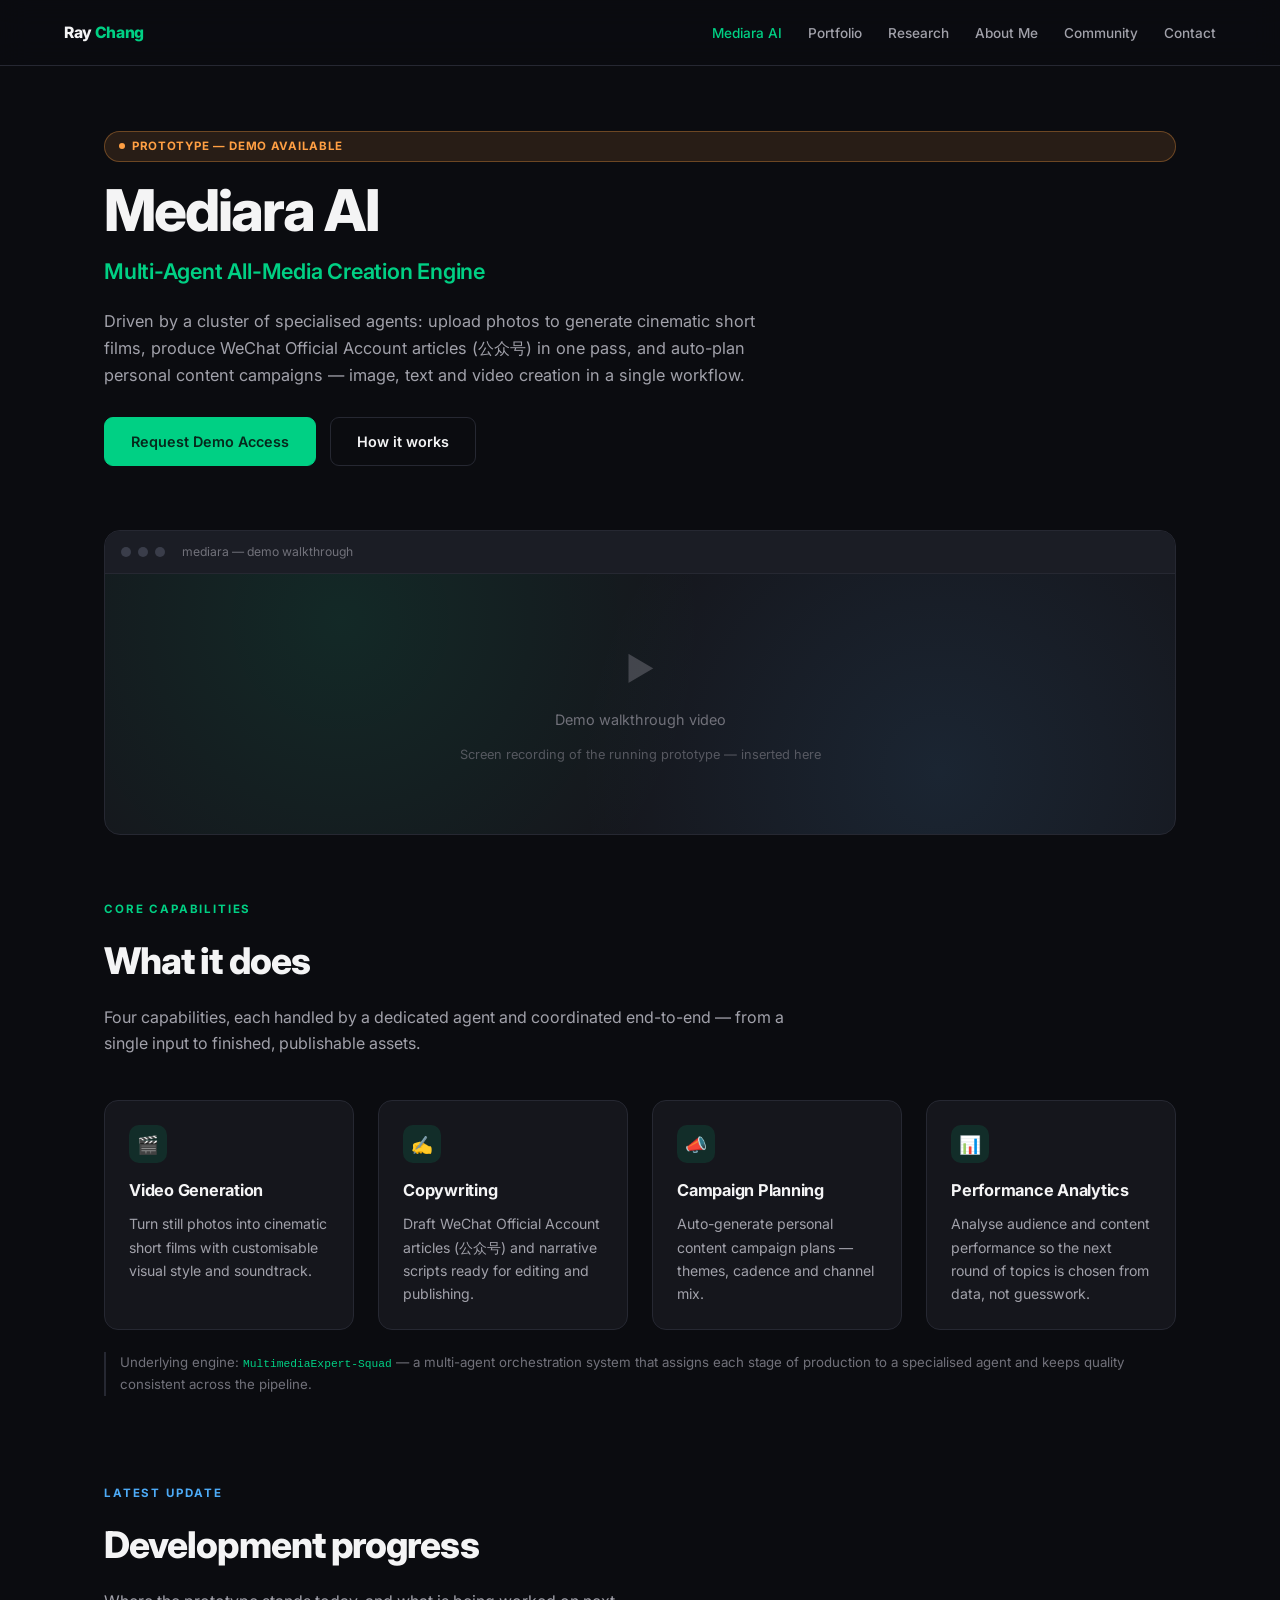
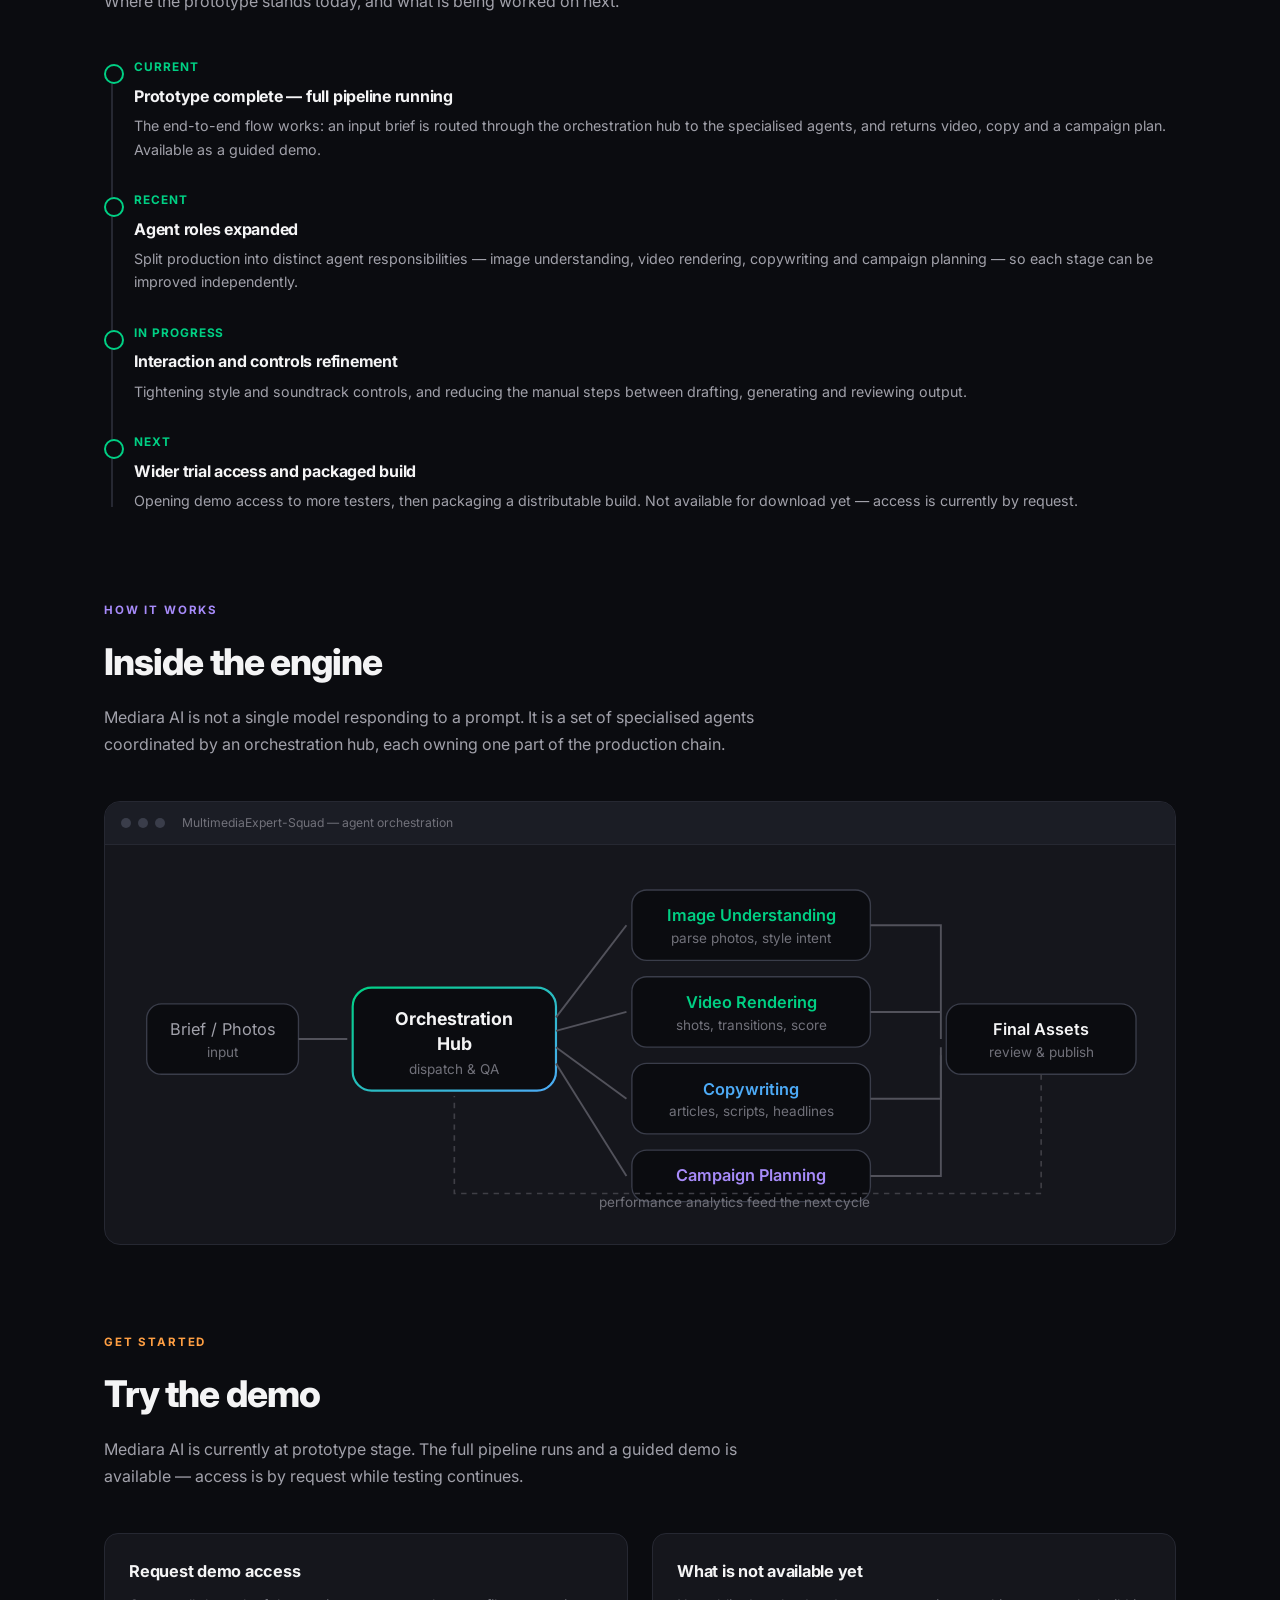
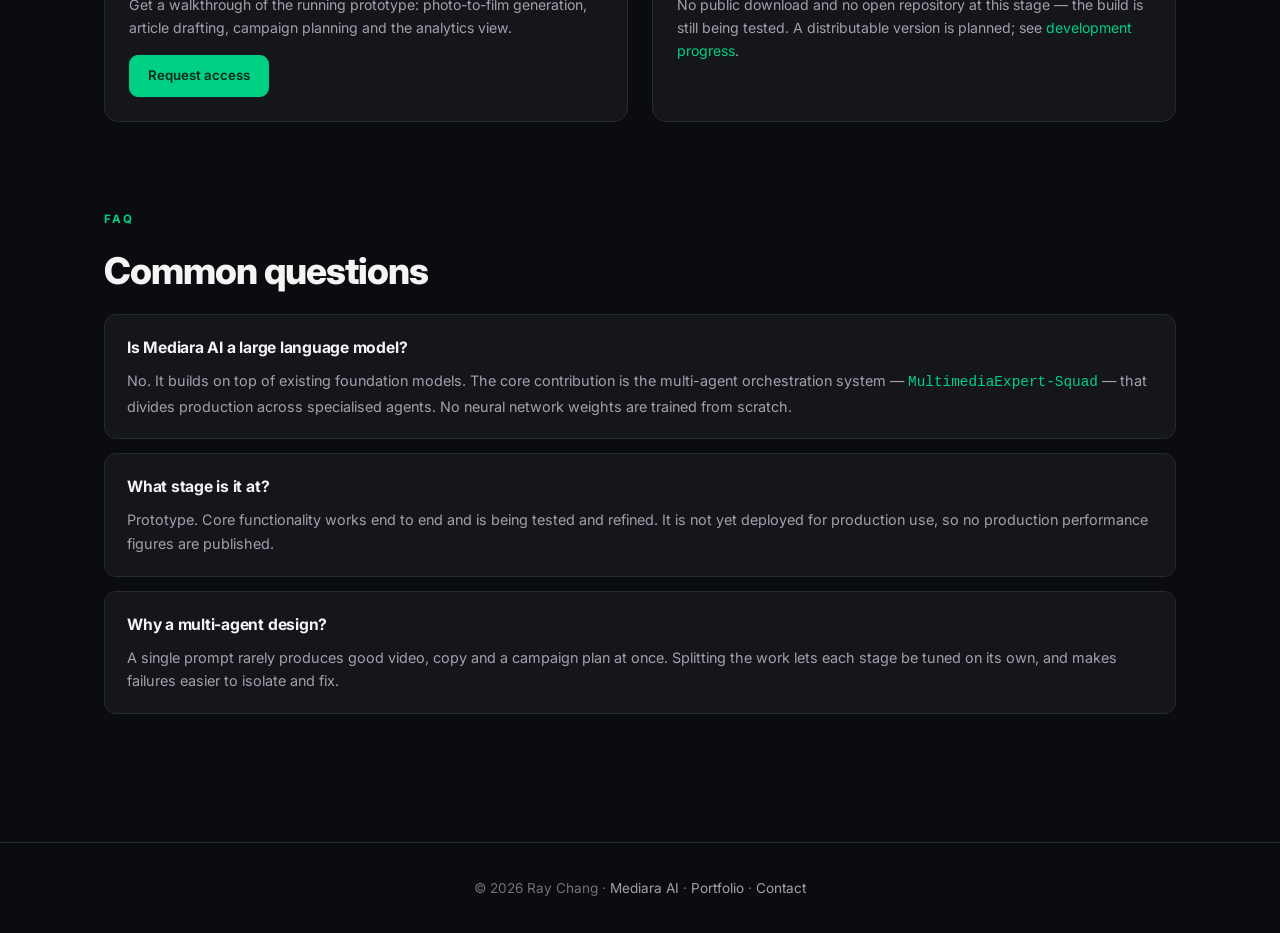
<file: index.html>
<!DOCTYPE html>
<html lang="en">
<head>
  <meta charset="UTF-8">
  <meta name="viewport" content="width=device-width, initial-scale=1.0">
  <title>Mediara AI — Multi-Agent All-Media Creation Engine | Ray Chang</title>
  <meta name="description" content="Mediara AI — a multi-agent all-media creation engine. Turn photos into cinematic short films, generate WeChat articles, and auto-plan personal content campaigns.">
  <link rel="preconnect" href="https://fonts.googleapis.com">
  <link rel="preconnect" href="https://fonts.gstatic.com" crossorigin>
  <link href="https://fonts.googleapis.com/css2?family=Inter:wght@300;400;500;600;700;800&display=swap" rel="stylesheet">
  <link rel="stylesheet" href="styles.css">
</head>
<body>

<nav>
  <div class="nav-brand">Ray <span>Chang</span></div>
  <ul class="nav-links">
    <li><a href="index.html" class="active">Mediara AI</a></li>
    <li><a href="portfolio.html">Portfolio</a></li>
    <li><a href="research.html">Research</a></li>
    <li><a href="about.html">About Me</a></li>
    <li><a href="community.html">Community</a></li>
    <li><a href="contact.html">Contact</a></li>
  </ul>
</nav>

<main>
<!-- ============ HERO ============ -->
<section class="hero">
  <span class="badge badge-testing"><span class="dot"></span>Prototype — Demo Available</span>
  <h1 style="margin-top:18px;">Mediara AI</h1>
  <p class="tagline">Multi-Agent All-Media Creation Engine</p>
  <p class="desc">
    Driven by a cluster of specialised agents: upload photos to generate cinematic short films,
    produce WeChat Official Account articles (公众号) in one pass, and auto-plan personal content
    campaigns — image, text and video creation in a single workflow.
  </p>
  <div class="hero-cta">
    <a href="#get-started" class="btn btn-primary">Request Demo Access</a>
    <a href="#how" class="btn btn-ghost">How it works</a>
  </div>

  <div class="demo-frame">
    <div class="bar">
      <i></i><i></i><i></i>
      <span>mediara — demo walkthrough</span>
    </div>
    <div class="stage">
      <div class="ph-icon">▶</div>
      <div>Demo walkthrough video</div>
      <div style="font-size:0.8rem; opacity:0.7;">Screen recording of the running prototype — inserted here</div>
    </div>
  </div>
</section>

<!-- ============ CORE CAPABILITIES ============ -->
<section id="capabilities">
  <div class="section-label">Core Capabilities</div>
  <h2>What it does</h2>
  <p class="lead">
    Four capabilities, each handled by a dedicated agent and coordinated end-to-end — from a single
    input to finished, publishable assets.
  </p>

  <div class="grid grid-4">
    <div class="tile">
      <div class="ico">🎬</div>
      <h3>Video Generation</h3>
      <p>Turn still photos into cinematic short films with customisable visual style and soundtrack.</p>
    </div>
    <div class="tile">
      <div class="ico">✍️</div>
      <h3>Copywriting</h3>
      <p>Draft WeChat Official Account articles (公众号) and narrative scripts ready for editing and publishing.</p>
    </div>
    <div class="tile">
      <div class="ico">📣</div>
      <h3>Campaign Planning</h3>
      <p>Auto-generate personal content campaign plans — themes, cadence and channel mix.</p>
    </div>
    <div class="tile">
      <div class="ico">📊</div>
      <h3>Performance Analytics</h3>
      <p>Analyse audience and content performance so the next round of topics is chosen from data, not guesswork.</p>
    </div>
  </div>

  <p class="engine-note">
    Underlying engine: <code>MultimediaExpert-Squad</code> — a multi-agent orchestration system that assigns
    each stage of production to a specialised agent and keeps quality consistent across the pipeline.
  </p>
</section>

<!-- ============ LATEST UPDATE ============ -->
<section id="updates">
  <div class="section-label blue">Latest Update</div>
  <h2>Development progress</h2>
  <p class="lead">
    Where the prototype stands today, and what is being worked on next.
  </p>

  <div class="timeline">
    <div class="tl-item">
      <div class="tl-date">Current</div>
      <h3>Prototype complete — full pipeline running</h3>
      <p>
        The end-to-end flow works: an input brief is routed through the orchestration hub to the
        specialised agents, and returns video, copy and a campaign plan. Available as a guided demo.
      </p>
    </div>
    <div class="tl-item">
      <div class="tl-date">Recent</div>
      <h3>Agent roles expanded</h3>
      <p>
        Split production into distinct agent responsibilities — image understanding, video rendering,
        copywriting and campaign planning — so each stage can be improved independently.
      </p>
    </div>
    <div class="tl-item">
      <div class="tl-date">In progress</div>
      <h3>Interaction and controls refinement</h3>
      <p>
        Tightening style and soundtrack controls, and reducing the manual steps between drafting,
        generating and reviewing output.
      </p>
    </div>
    <div class="tl-item">
      <div class="tl-date">Next</div>
      <h3>Wider trial access and packaged build</h3>
      <p>
        Opening demo access to more testers, then packaging a distributable build. Not available for
        download yet — access is currently by request.
      </p>
    </div>
  </div>
</section>

<!-- ============ HOW IT WORKS ============ -->
<section id="how">
  <div class="section-label purple">How it works</div>
  <h2>Inside the engine</h2>
  <p class="lead">
    Mediara AI is not a single model responding to a prompt. It is a set of specialised agents
    coordinated by an orchestration hub, each owning one part of the production chain.
  </p>

  <div class="demo-frame">
    <div class="bar">
      <i></i><i></i><i></i>
      <span>MultimediaExpert-Squad — agent orchestration</span>
    </div>
    <div style="padding:26px 20px; overflow-x:auto;">
      <svg viewBox="0 0 760 250" fill="none" xmlns="http://www.w3.org/2000/svg" role="img"
           aria-label="Diagram: a brief enters the orchestration hub, which dispatches tasks to four specialised agents — image understanding, video rendering, copywriting and campaign planning — whose outputs are assembled into final assets, with performance analytics feeding the next cycle.">
        <defs>
          <linearGradient id="hub" x1="0" y1="0" x2="1" y2="1">
            <stop offset="0%" stop-color="#00d084"/><stop offset="100%" stop-color="#4dabf7"/>
          </linearGradient>
        </defs>

        <rect x="16" y="98" width="112" height="52" rx="11" fill="#0b0c10" stroke="#3a3d4a"/>
        <text x="72" y="121" text-anchor="middle" fill="#a1a1aa" font-family="Inter" font-size="12">Brief / Photos</text>
        <text x="72" y="137" text-anchor="middle" fill="#71717a" font-family="Inter" font-size="10">input</text>

        <rect x="168" y="86" width="150" height="76" rx="14" fill="#0b0c10" stroke="url(#hub)" stroke-width="1.6"/>
        <text x="243" y="114" text-anchor="middle" fill="#f4f4f5" font-family="Inter" font-size="13" font-weight="700">Orchestration</text>
        <text x="243" y="132" text-anchor="middle" fill="#f4f4f5" font-family="Inter" font-size="13" font-weight="700">Hub</text>
        <text x="243" y="150" text-anchor="middle" fill="#71717a" font-family="Inter" font-size="10">dispatch &amp; QA</text>

        <rect x="374" y="14" width="176" height="52" rx="11" fill="#0b0c10" stroke="#3a3d4a"/>
        <text x="462" y="37" text-anchor="middle" fill="#00d084" font-family="Inter" font-size="12" font-weight="600">Image Understanding</text>
        <text x="462" y="53" text-anchor="middle" fill="#71717a" font-family="Inter" font-size="10">parse photos, style intent</text>

        <rect x="374" y="78" width="176" height="52" rx="11" fill="#0b0c10" stroke="#3a3d4a"/>
        <text x="462" y="101" text-anchor="middle" fill="#00d084" font-family="Inter" font-size="12" font-weight="600">Video Rendering</text>
        <text x="462" y="117" text-anchor="middle" fill="#71717a" font-family="Inter" font-size="10">shots, transitions, score</text>

        <rect x="374" y="142" width="176" height="52" rx="11" fill="#0b0c10" stroke="#3a3d4a"/>
        <text x="462" y="165" text-anchor="middle" fill="#4dabf7" font-family="Inter" font-size="12" font-weight="600">Copywriting</text>
        <text x="462" y="181" text-anchor="middle" fill="#71717a" font-family="Inter" font-size="10">articles, scripts, headlines</text>

        <rect x="374" y="206" width="176" height="38" rx="11" fill="#0b0c10" stroke="#3a3d4a"/>
        <text x="462" y="229" text-anchor="middle" fill="#a78bfa" font-family="Inter" font-size="12" font-weight="600">Campaign Planning</text>

        <rect x="606" y="98" width="140" height="52" rx="11" fill="#0b0c10" stroke="#3a3d4a"/>
        <text x="676" y="121" text-anchor="middle" fill="#f4f4f5" font-family="Inter" font-size="12" font-weight="600">Final Assets</text>
        <text x="676" y="137" text-anchor="middle" fill="#71717a" font-family="Inter" font-size="10">review &amp; publish</text>

        <path d="M128 124 H164" stroke="#52525b" stroke-width="1.5"/>
        <path d="M318 108 L370 40" stroke="#52525b" stroke-width="1.4"/>
        <path d="M318 118 L370 104" stroke="#52525b" stroke-width="1.4"/>
        <path d="M318 130 L370 168" stroke="#52525b" stroke-width="1.4"/>
        <path d="M318 142 L370 225" stroke="#52525b" stroke-width="1.4"/>
        <path d="M550 40 H602 V124" stroke="#52525b" stroke-width="1.4"/>
        <path d="M550 104 H602" stroke="#52525b" stroke-width="1.4"/>
        <path d="M550 168 H602 V130" stroke="#52525b" stroke-width="1.4"/>
        <path d="M550 225 H602 V136" stroke="#52525b" stroke-width="1.4"/>
        <path d="M676 150 V238 H243 V166" stroke="#3f3f46" stroke-width="1.2" stroke-dasharray="4 4" fill="none"/>
        <text x="450" y="248" text-anchor="middle" fill="#71717a" font-family="Inter" font-size="10">performance analytics feed the next cycle</text>
      </svg>
    </div>
  </div>
</section>

<!-- ============ GET STARTED ============ -->
<section id="get-started">
  <div class="section-label orange">Get Started</div>
  <h2>Try the demo</h2>
  <p class="lead">
    Mediara AI is currently at prototype stage. The full pipeline runs and a guided demo is available —
    access is by request while testing continues.
  </p>

  <div class="grid grid-2">
    <div class="tile">
      <h3>Request demo access</h3>
      <p style="margin-bottom:16px;">
        Get a walkthrough of the running prototype: photo-to-film generation, article drafting,
        campaign planning and the analytics view.
      </p>
      <a href="contact.html" class="btn btn-primary btn-sm">Request access</a>
    </div>
    <div class="tile">
      <h3>What is not available yet</h3>
      <p>
        No public download and no open repository at this stage — the build is still being tested.
        A distributable version is planned; see <a href="#updates" style="color:var(--green);">development progress</a>.
      </p>
    </div>
  </div>
</section>

<!-- ============ FAQ ============ -->
<section id="faq">
  <div class="section-label">FAQ</div>
  <h2>Common questions</h2>

  <div class="faq">
    <div class="faq-item">
      <h3>Is Mediara AI a large language model?</h3>
      <p>
        No. It builds on top of existing foundation models. The core contribution is the multi-agent
        orchestration system — <code style="color:var(--green);">MultimediaExpert-Squad</code> — that divides
        production across specialised agents. No neural network weights are trained from scratch.
      </p>
    </div>
    <div class="faq-item">
      <h3>What stage is it at?</h3>
      <p>
        Prototype. Core functionality works end to end and is being tested and refined. It is not yet
        deployed for production use, so no production performance figures are published.
      </p>
    </div>
    <div class="faq-item">
      <h3>Why a multi-agent design?</h3>
      <p>
        A single prompt rarely produces good video, copy and a campaign plan at once. Splitting the work
        lets each stage be tuned on its own, and makes failures easier to isolate and fix.
      </p>
    </div>
  </div>
</section>
</main>

<footer>
  © 2026 Ray Chang · <a href="index.html">Mediara AI</a> · <a href="portfolio.html">Portfolio</a> · <a href="contact.html">Contact</a>
</footer>

</body>
</html>
</file>
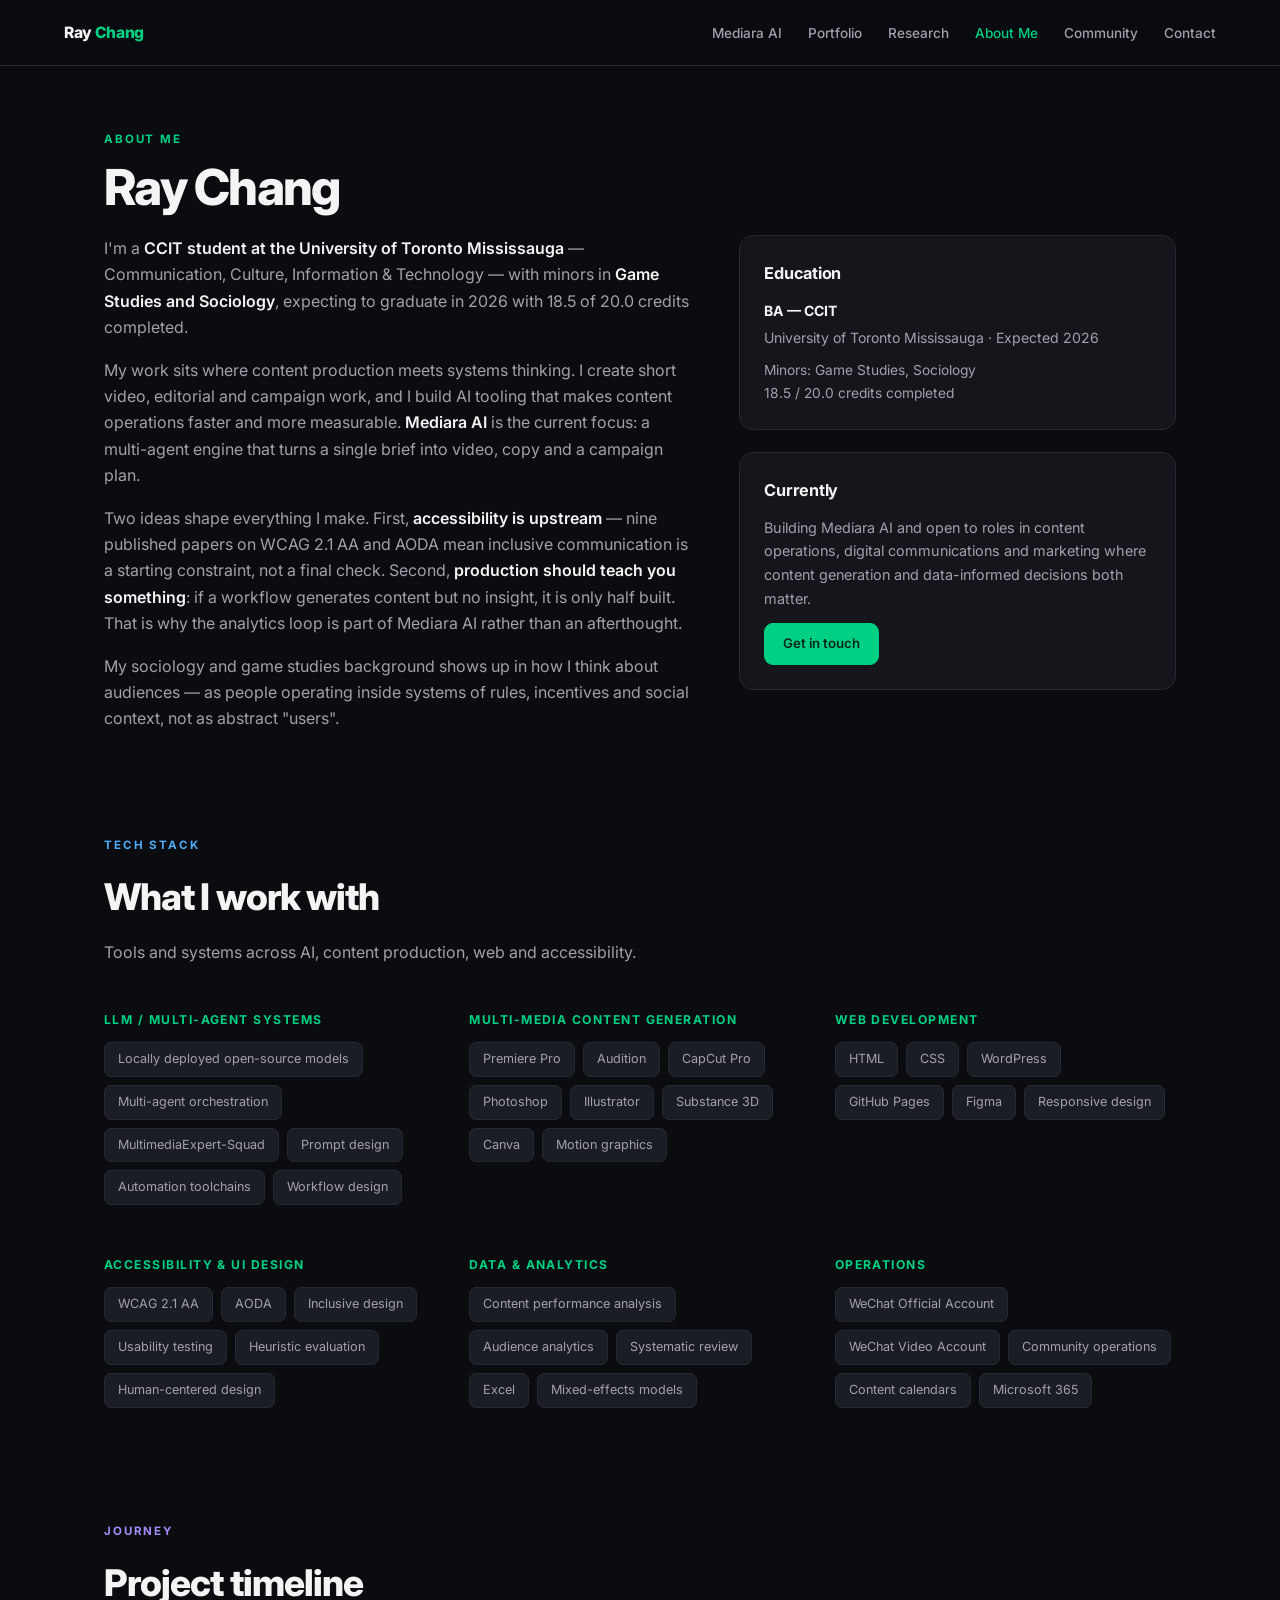
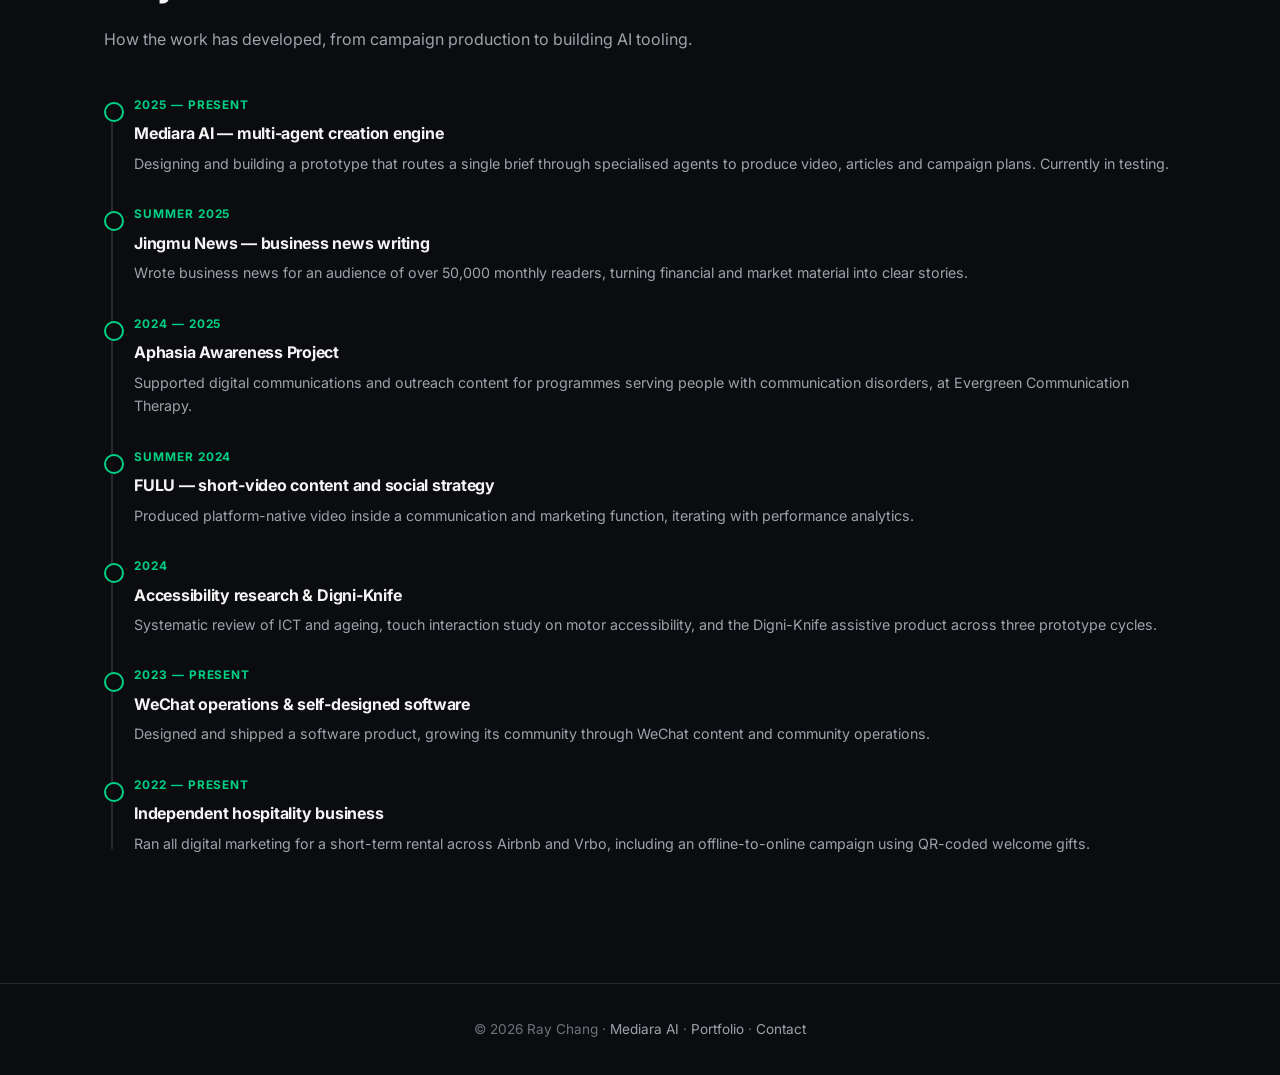
<file: about.html>
<!DOCTYPE html>
<html lang="en">
<head>
  <meta charset="UTF-8">
  <meta name="viewport" content="width=device-width, initial-scale=1.0">
  <title>About Me — Ray Chang</title>
  <meta name="description" content="Ray Chang — CCIT student at the University of Toronto Mississauga working across multi-media content creation, AI-assisted content operations and accessibility.">
  <link rel="preconnect" href="https://fonts.googleapis.com">
  <link rel="preconnect" href="https://fonts.gstatic.com" crossorigin>
  <link href="https://fonts.googleapis.com/css2?family=Inter:wght@300;400;500;600;700;800&display=swap" rel="stylesheet">
  <link rel="stylesheet" href="styles.css">
</head>
<body>

<nav>
  <div class="nav-brand">Ray <span>Chang</span></div>
  <ul class="nav-links">
    <li><a href="index.html">Mediara AI</a></li>
    <li><a href="portfolio.html">Portfolio</a></li>
    <li><a href="research.html">Research</a></li>
    <li><a href="about.html" class="active">About Me</a></li>
    <li><a href="community.html">Community</a></li>
    <li><a href="contact.html">Contact</a></li>
  </ul>
</nav>

<main>
<!-- ============ INTRO ============ -->
<section style="padding-top:64px;">
  <div class="section-label">About Me</div>
  <h1 style="font-size:clamp(2rem,5vw,3.1rem); margin-bottom:22px;">Ray Chang</h1>

  <div class="split">
    <div class="prose">
      <p>
        I'm a <strong>CCIT student at the University of Toronto Mississauga</strong> — Communication, Culture,
        Information &amp; Technology — with minors in <strong>Game Studies and Sociology</strong>, expecting to
        graduate in 2026 with 18.5 of 20.0 credits completed.
      </p>
      <p>
        My work sits where content production meets systems thinking. I create short video, editorial and
        campaign work, and I build AI tooling that makes content operations faster and more measurable.
        <strong>Mediara AI</strong> is the current focus: a multi-agent engine that turns a single brief into
        video, copy and a campaign plan.
      </p>
      <p>
        Two ideas shape everything I make. First, <strong>accessibility is upstream</strong> — nine published
        papers on WCAG 2.1 AA and AODA mean inclusive communication is a starting constraint, not a final
        check. Second, <strong>production should teach you something</strong>: if a workflow generates content
        but no insight, it is only half built. That is why the analytics loop is part of Mediara AI rather
        than an afterthought.
      </p>
      <p>
        My sociology and game studies background shows up in how I think about audiences — as people
        operating inside systems of rules, incentives and social context, not as abstract "users".
      </p>
    </div>

    <div>
      <div class="tile" style="margin-bottom:22px;">
        <h3 style="margin-bottom:12px;">Education</h3>
        <p style="margin-bottom:4px;"><strong style="color:var(--text);">BA — CCIT</strong></p>
        <p style="font-size:0.88rem; margin-bottom:10px;">University of Toronto Mississauga · Expected 2026</p>
        <p style="font-size:0.86rem;">Minors: Game Studies, Sociology<br>18.5 / 20.0 credits completed</p>
      </div>
      <div class="tile">
        <h3 style="margin-bottom:12px;">Currently</h3>
        <p style="font-size:0.9rem;">
          Building Mediara AI and open to roles in content operations, digital communications and marketing
          where content generation and data-informed decisions both matter.
        </p>
        <a href="contact.html" class="btn btn-primary btn-sm" style="margin-top:12px;">Get in touch</a>
      </div>
    </div>
  </div>
</section>

<!-- ============ TECH STACK ============ -->
<section>
  <div class="section-label blue">Tech Stack</div>
  <h2>What I work with</h2>
  <p class="lead">Tools and systems across AI, content production, web and accessibility.</p>

  <div class="grid grid-2">
    <div class="skill-block">
      <h3>LLM / Multi-Agent Systems</h3>
      <div class="stack">
        <span class="tag">Locally deployed open-source models</span>
        <span class="tag">Multi-agent orchestration</span>
        <span class="tag">MultimediaExpert-Squad</span>
        <span class="tag">Prompt design</span>
        <span class="tag">Automation toolchains</span>
        <span class="tag">Workflow design</span>
      </div>
    </div>

    <div class="skill-block">
      <h3>Multi-Media Content Generation</h3>
      <div class="stack">
        <span class="tag">Premiere Pro</span>
        <span class="tag">Audition</span>
        <span class="tag">CapCut Pro</span>
        <span class="tag">Photoshop</span>
        <span class="tag">Illustrator</span>
        <span class="tag">Substance 3D</span>
        <span class="tag">Canva</span>
        <span class="tag">Motion graphics</span>
      </div>
    </div>

    <div class="skill-block">
      <h3>Web Development</h3>
      <div class="stack">
        <span class="tag">HTML</span>
        <span class="tag">CSS</span>
        <span class="tag">WordPress</span>
        <span class="tag">GitHub Pages</span>
        <span class="tag">Figma</span>
        <span class="tag">Responsive design</span>
      </div>
    </div>

    <div class="skill-block">
      <h3>Accessibility &amp; UI Design</h3>
      <div class="stack">
        <span class="tag">WCAG 2.1 AA</span>
        <span class="tag">AODA</span>
        <span class="tag">Inclusive design</span>
        <span class="tag">Usability testing</span>
        <span class="tag">Heuristic evaluation</span>
        <span class="tag">Human-centered design</span>
      </div>
    </div>

    <div class="skill-block">
      <h3>Data &amp; Analytics</h3>
      <div class="stack">
        <span class="tag">Content performance analysis</span>
        <span class="tag">Audience analytics</span>
        <span class="tag">Systematic review</span>
        <span class="tag">Excel</span>
        <span class="tag">Mixed-effects models</span>
      </div>
    </div>

    <div class="skill-block">
      <h3>Operations</h3>
      <div class="stack">
        <span class="tag">WeChat Official Account</span>
        <span class="tag">WeChat Video Account</span>
        <span class="tag">Community operations</span>
        <span class="tag">Content calendars</span>
        <span class="tag">Microsoft 365</span>
      </div>
    </div>
  </div>
</section>

<!-- ============ TIMELINE ============ -->
<section>
  <div class="section-label purple">Journey</div>
  <h2>Project timeline</h2>
  <p class="lead">How the work has developed, from campaign production to building AI tooling.</p>

  <div class="timeline">
    <div class="tl-item">
      <div class="tl-date">2025 — Present</div>
      <h3>Mediara AI — multi-agent creation engine</h3>
      <p>
        Designing and building a prototype that routes a single brief through specialised agents to produce
        video, articles and campaign plans. Currently in testing.
      </p>
    </div>
    <div class="tl-item">
      <div class="tl-date">Summer 2025</div>
      <h3>Jingmu News — business news writing</h3>
      <p>
        Wrote business news for an audience of over 50,000 monthly readers, turning financial and market
        material into clear stories.
      </p>
    </div>
    <div class="tl-item">
      <div class="tl-date">2024 — 2025</div>
      <h3>Aphasia Awareness Project</h3>
      <p>
        Supported digital communications and outreach content for programmes serving people with
        communication disorders, at Evergreen Communication Therapy.
      </p>
    </div>
    <div class="tl-item">
      <div class="tl-date">Summer 2024</div>
      <h3>FULU — short-video content and social strategy</h3>
      <p>
        Produced platform-native video inside a communication and marketing function, iterating with
        performance analytics.
      </p>
    </div>
    <div class="tl-item">
      <div class="tl-date">2024</div>
      <h3>Accessibility research &amp; Digni-Knife</h3>
      <p>
        Systematic review of ICT and ageing, touch interaction study on motor accessibility, and the
        Digni-Knife assistive product across three prototype cycles.
      </p>
    </div>
    <div class="tl-item">
      <div class="tl-date">2023 — Present</div>
      <h3>WeChat operations &amp; self-designed software</h3>
      <p>
        Designed and shipped a software product, growing its community through WeChat content and
        community operations.
      </p>
    </div>
    <div class="tl-item">
      <div class="tl-date">2022 — Present</div>
      <h3>Independent hospitality business</h3>
      <p>
        Ran all digital marketing for a short-term rental across Airbnb and Vrbo, including an
        offline-to-online campaign using QR-coded welcome gifts.
      </p>
    </div>
  </div>
</section>
</main>

<footer>
  © 2026 Ray Chang · <a href="index.html">Mediara AI</a> · <a href="portfolio.html">Portfolio</a> · <a href="contact.html">Contact</a>
</footer>

</body>
</html>
</file>
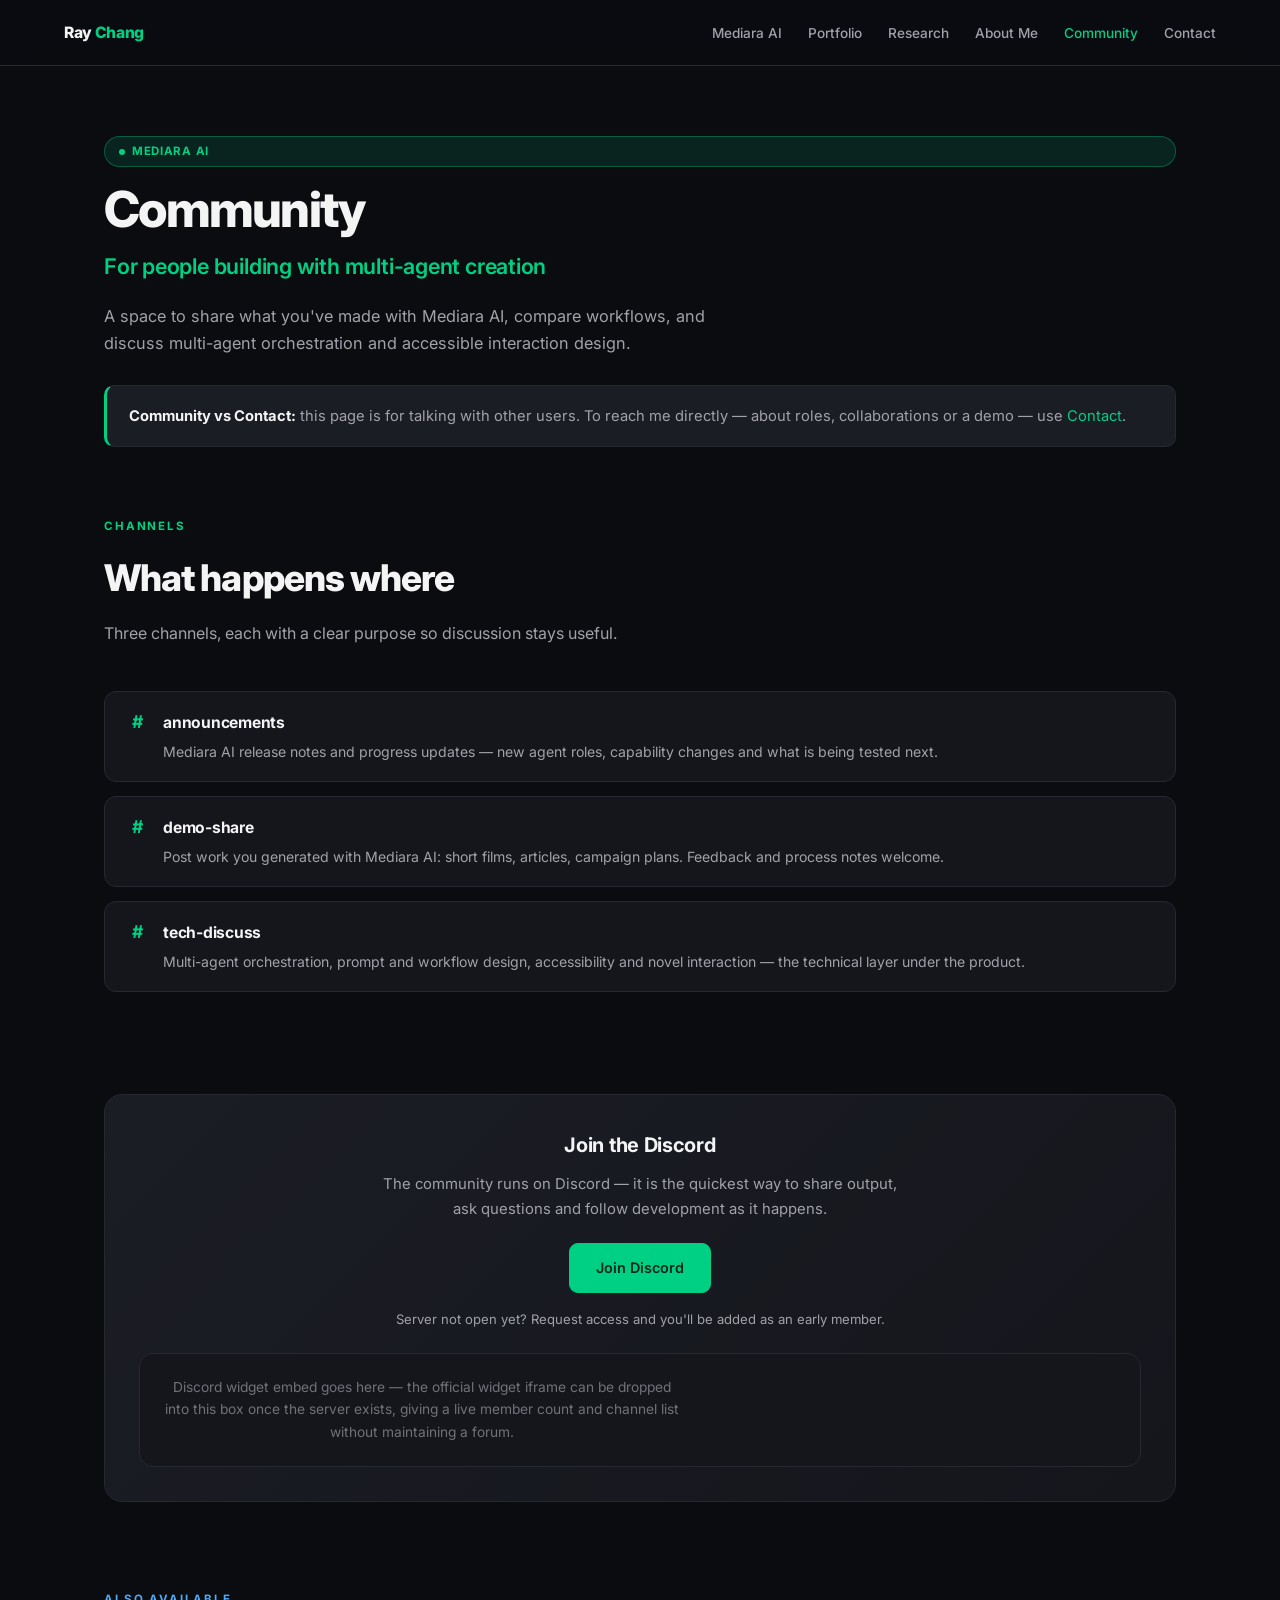
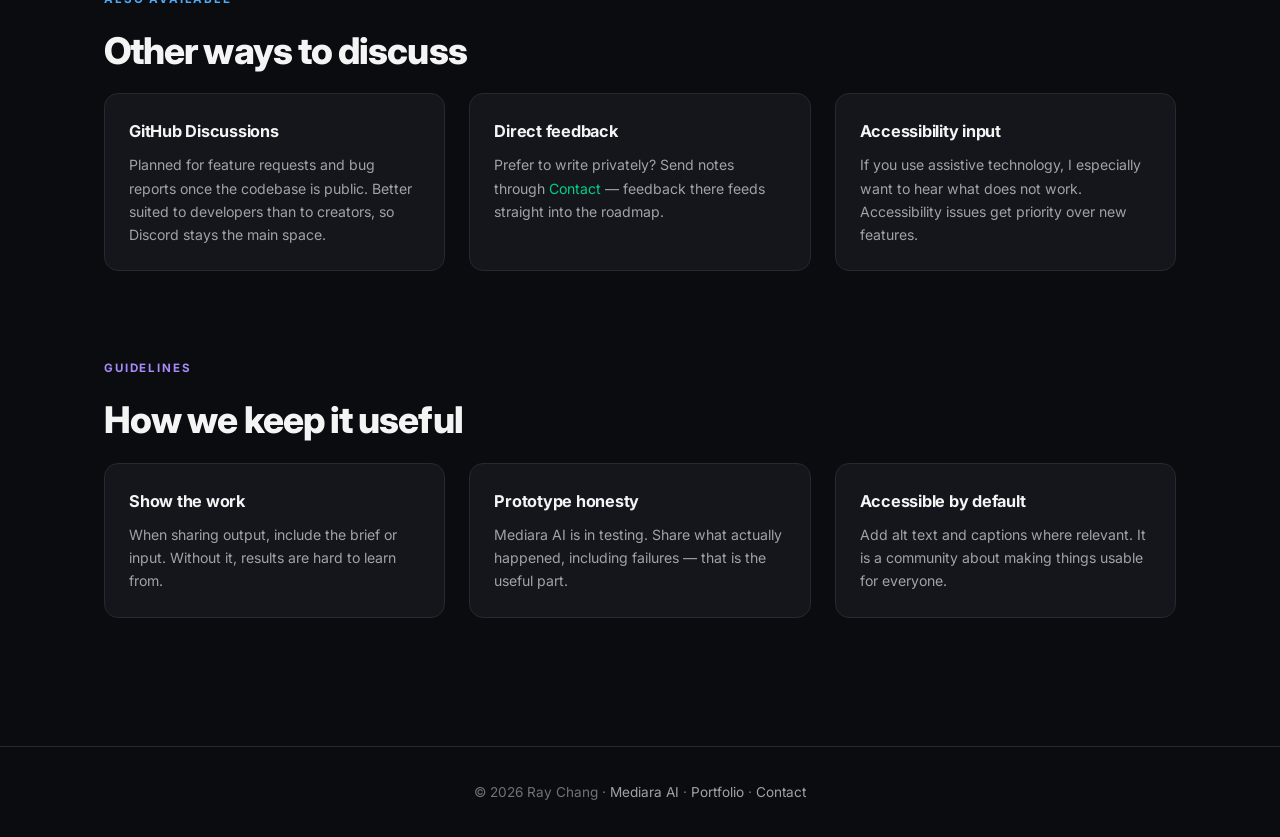
<file: community.html>
<!DOCTYPE html>
<html lang="en">
<head>
  <meta charset="UTF-8">
  <meta name="viewport" content="width=device-width, initial-scale=1.0">
  <title>Community — Mediara AI | Ray Chang</title>
  <meta name="description" content="The Mediara AI community: share work created with the engine, discuss multi-agent creation workflows and get updates.">
  <link rel="preconnect" href="https://fonts.googleapis.com">
  <link rel="preconnect" href="https://fonts.gstatic.com" crossorigin>
  <link href="https://fonts.googleapis.com/css2?family=Inter:wght@300;400;500;600;700;800&display=swap" rel="stylesheet">
  <link rel="stylesheet" href="styles.css">
  <style>
    .channel {
      display: flex; gap: 14px; align-items: flex-start;
      padding: 18px 20px; border: 1px solid var(--border);
      border-radius: 12px; background: var(--bg-card); margin-bottom: 14px;
    }
    .channel .hash {
      font-size: 1.1rem; color: var(--green); font-weight: 700;
      min-width: 24px; text-align: center; line-height: 1.4;
    }
    .channel h3 { font-size: 0.98rem; margin-bottom: 4px; }
    .channel p { font-size: 0.88rem; color: var(--muted); margin: 0; }
    .join-box {
      background: linear-gradient(135deg, var(--bg-elev), var(--bg-card));
      border: 1px solid var(--border); border-radius: 18px;
      padding: 34px; text-align: center;
    }
    .join-box h3 { font-size: 1.25rem; margin-bottom: 10px; }
    .join-box p { color: var(--muted); max-width: 520px; margin: 0 auto 22px; font-size: 0.93rem; }
    .discord-widget {
      border: 1px solid var(--border); border-radius: 14px;
      background: var(--bg-card); padding: 22px; margin-top: 22px;
    }
  </style>
</head>
<body>

<nav>
  <div class="nav-brand">Ray <span>Chang</span></div>
  <ul class="nav-links">
    <li><a href="index.html">Mediara AI</a></li>
    <li><a href="portfolio.html">Portfolio</a></li>
    <li><a href="research.html">Research</a></li>
    <li><a href="about.html">About Me</a></li>
    <li><a href="community.html" class="active">Community</a></li>
    <li><a href="contact.html">Contact</a></li>
  </ul>
</nav>

<main>
<!-- ============ HERO ============ -->
<section class="hero" style="min-height:auto; padding-top:70px; padding-bottom:40px;">
  <span class="badge badge-live"><span class="dot"></span>Mediara AI</span>
  <h1 style="font-size:clamp(2rem,5vw,3.1rem); margin:16px 0 14px;">Community</h1>
  <p class="tagline">For people building with multi-agent creation</p>
  <p class="desc">
    A space to share what you've made with Mediara AI, compare workflows, and discuss multi-agent
    orchestration and accessible interaction design.
  </p>

  <div class="callout" style="margin-bottom:0; text-align:left;">
    <strong>Community vs Contact:</strong> this page is for talking with other users.
    To reach me directly — about roles, collaborations or a demo — use
    <a href="contact.html" style="color:var(--green);">Contact</a>.
  </div>
</section>

<!-- ============ CHANNELS ============ -->
<section style="padding-top:30px;">
  <div class="section-label">Channels</div>
  <h2>What happens where</h2>
  <p class="lead">Three channels, each with a clear purpose so discussion stays useful.</p>

  <div class="channel">
    <div class="hash">#</div>
    <div>
      <h3>announcements</h3>
      <p>Mediara AI release notes and progress updates — new agent roles, capability changes and what is being tested next.</p>
    </div>
  </div>

  <div class="channel">
    <div class="hash">#</div>
    <div>
      <h3>demo-share</h3>
      <p>Post work you generated with Mediara AI: short films, articles, campaign plans. Feedback and process notes welcome.</p>
    </div>
  </div>

  <div class="channel">
    <div class="hash">#</div>
    <div>
      <h3>tech-discuss</h3>
      <p>Multi-agent orchestration, prompt and workflow design, accessibility and novel interaction — the technical layer under the product.</p>
    </div>
  </div>
</section>

<!-- ============ JOIN ============ -->
<section>
  <div class="join-box">
    <h3>Join the Discord</h3>
    <p>
      The community runs on Discord — it is the quickest way to share output, ask questions and follow
      development as it happens.
    </p>
    <!--
      TODO: replace href below with the real Discord invite once the server is created.
      Until then the button routes to Contact so nobody hits a dead link.
    -->
    <a href="contact.html" class="btn btn-primary">Join Discord</a>
    <p style="font-size:0.82rem; margin-top:16px; margin-bottom:0;">
      Server not open yet? Request access and you'll be added as an early member.
    </p>

    <div class="discord-widget">
      <p style="margin:0; font-size:0.86rem; color:var(--dim);">
        Discord widget embed goes here — the official widget iframe can be dropped into this box once
        the server exists, giving a live member count and channel list without maintaining a forum.
      </p>
    </div>
  </div>
</section>

<!-- ============ OTHER CHANNELS ============ -->
<section>
  <div class="section-label blue">Also available</div>
  <h2>Other ways to discuss</h2>

  <div class="grid grid-3" style="margin-top:8px;">
    <div class="tile">
      <h3>GitHub Discussions</h3>
      <p>
        Planned for feature requests and bug reports once the codebase is public. Better suited to
        developers than to creators, so Discord stays the main space.
      </p>
    </div>
    <div class="tile">
      <h3>Direct feedback</h3>
      <p>
        Prefer to write privately? Send notes through
        <a href="contact.html" style="color:var(--green);">Contact</a> — feedback there feeds straight
        into the roadmap.
      </p>
    </div>
    <div class="tile">
      <h3>Accessibility input</h3>
      <p>
        If you use assistive technology, I especially want to hear what does not work. Accessibility
        issues get priority over new features.
      </p>
    </div>
  </div>
</section>

<!-- ============ GUIDELINES ============ -->
<section>
  <div class="section-label purple">Guidelines</div>
  <h2>How we keep it useful</h2>

  <div class="grid grid-3" style="margin-top:8px;">
    <div class="tile">
      <h3>Show the work</h3>
      <p>When sharing output, include the brief or input. Without it, results are hard to learn from.</p>
    </div>
    <div class="tile">
      <h3>Prototype honesty</h3>
      <p>Mediara AI is in testing. Share what actually happened, including failures — that is the useful part.</p>
    </div>
    <div class="tile">
      <h3>Accessible by default</h3>
      <p>Add alt text and captions where relevant. It is a community about making things usable for everyone.</p>
    </div>
  </div>
</section>
</main>

<footer>
  © 2026 Ray Chang · <a href="index.html">Mediara AI</a> · <a href="portfolio.html">Portfolio</a> · <a href="contact.html">Contact</a>
</footer>

</body>
</html>
</file>
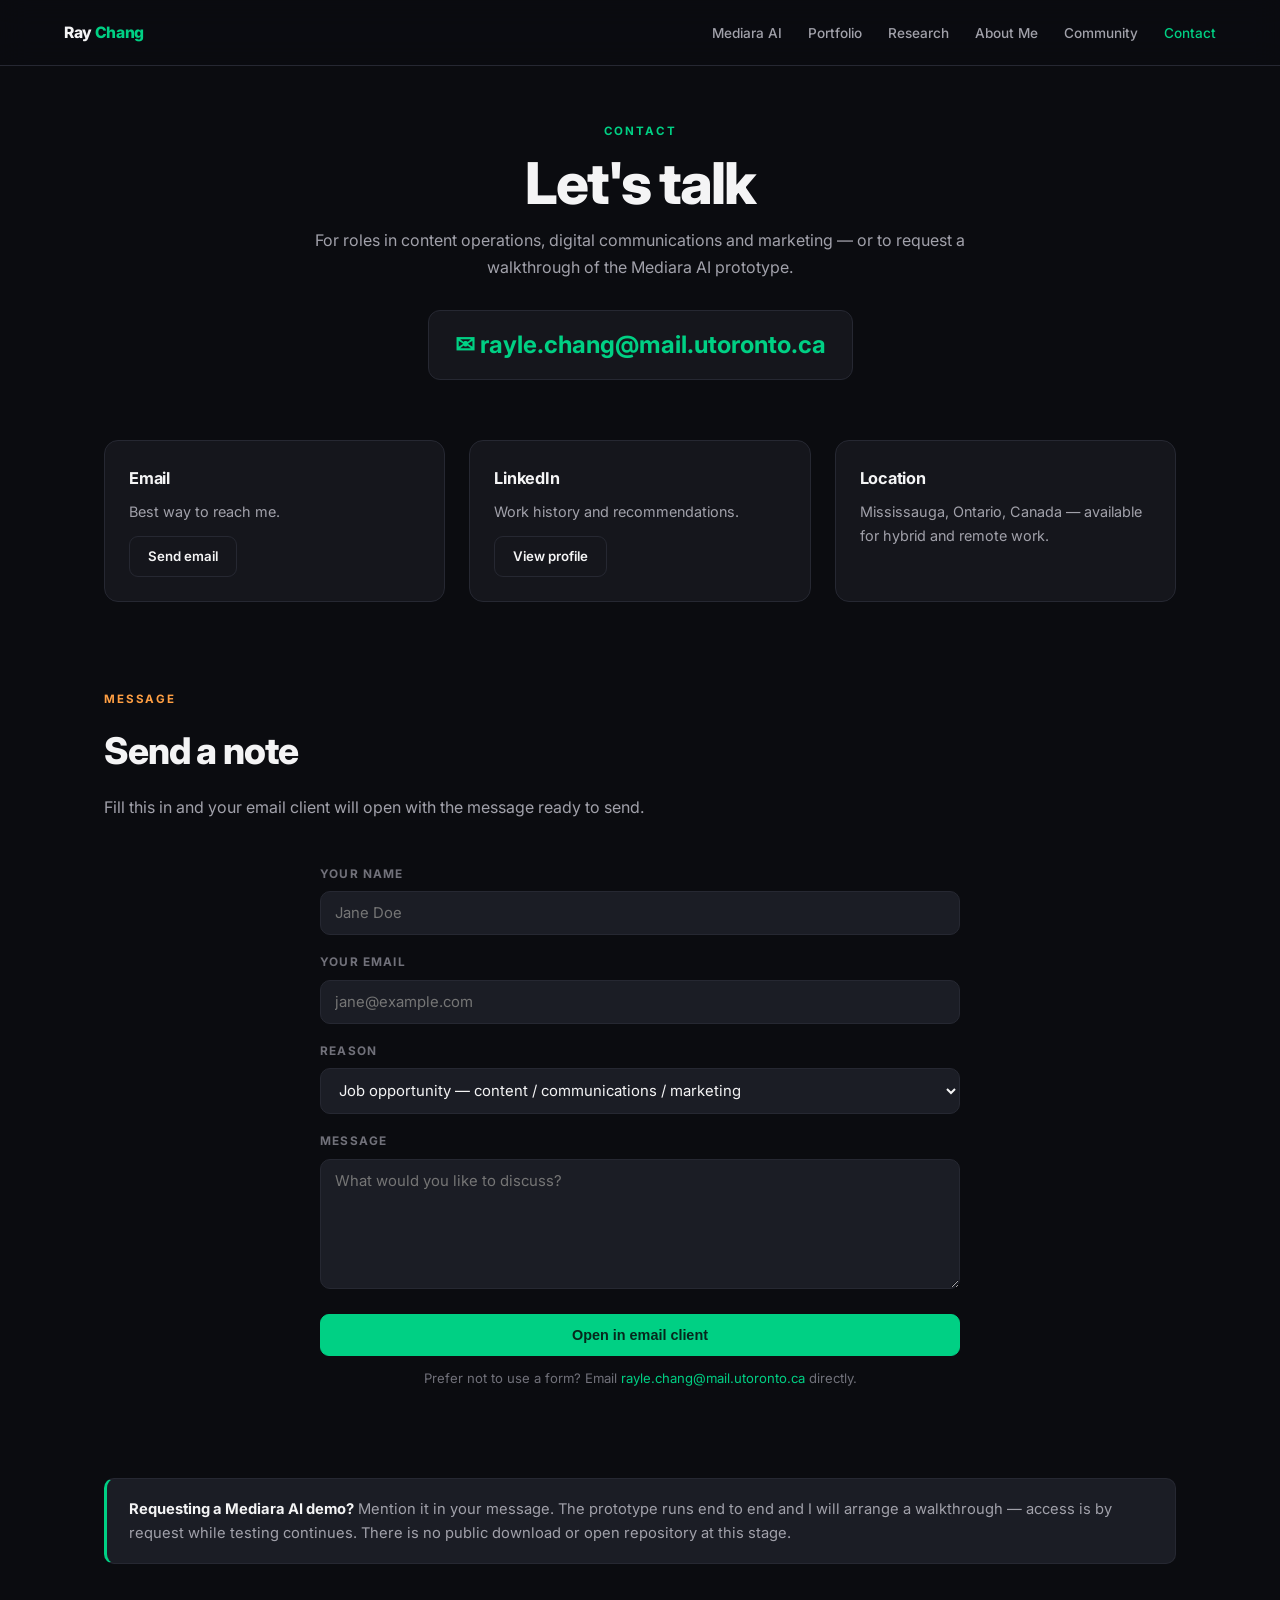
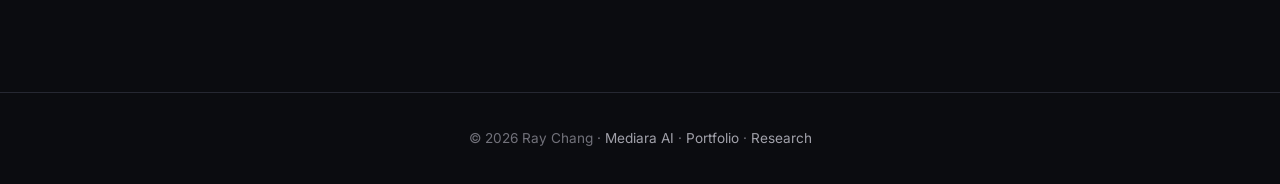
<file: contact.html>
<!DOCTYPE html>
<html lang="en">
<head>
  <meta charset="UTF-8">
  <meta name="viewport" content="width=device-width, initial-scale=1.0">
  <title>Contact — Ray Chang</title>
  <meta name="description" content="Get in touch with Ray Chang — content operations, digital communications and Mediara AI demo requests.">
  <link rel="preconnect" href="https://fonts.googleapis.com">
  <link rel="preconnect" href="https://fonts.gstatic.com" crossorigin>
  <link href="https://fonts.googleapis.com/css2?family=Inter:wght@300;400;500;600;700;800&display=swap" rel="stylesheet">
  <link rel="stylesheet" href="styles.css">
  <style>
    .contact-hero { text-align: center; padding: 70px 5% 40px; max-width: 780px; margin: 0 auto; }
    .contact-hero h1 { margin-bottom: 14px; }
    .contact-hero p { color: var(--muted); margin-bottom: 30px; }

    .mail-big {
      display: inline-flex; align-items: center; gap: 10px;
      font-size: clamp(1.05rem, 2.6vw, 1.5rem); font-weight: 700;
      color: var(--green); padding: 14px 26px;
      border: 1px solid var(--border); border-radius: 12px;
      background: var(--bg-card); transition: all 0.2s; word-break: break-all;
    }
    .mail-big:hover { border-color: var(--green); transform: translateY(-2px); }

    .form-wrap { max-width: 640px; margin: 0 auto; }
    .field { margin-bottom: 18px; }
    .field label {
      display: block; font-size: 0.74rem; text-transform: uppercase;
      letter-spacing: 0.1em; color: var(--dim); font-weight: 700; margin-bottom: 7px;
    }
    .field input, .field textarea, .field select {
      width: 100%; padding: 12px 14px; border-radius: 10px;
      background: var(--bg-elev); border: 1px solid var(--border);
      color: var(--text); font-family: inherit; font-size: 0.93rem;
    }
    .field input:focus, .field textarea:focus, .field select:focus {
      outline: none; border-color: var(--green);
    }
    .field textarea { min-height: 130px; resize: vertical; }
    .form-note { font-size: 0.82rem; color: var(--dim); margin-top: 12px; text-align: center; }
  </style>
</head>
<body>

<nav>
  <div class="nav-brand">Ray <span>Chang</span></div>
  <ul class="nav-links">
    <li><a href="index.html">Mediara AI</a></li>
    <li><a href="portfolio.html">Portfolio</a></li>
    <li><a href="research.html">Research</a></li>
    <li><a href="about.html">About Me</a></li>
    <li><a href="community.html">Community</a></li>
    <li><a href="contact.html" class="active">Contact</a></li>
  </ul>
</nav>

<main>
<!-- ============ HERO ============ -->
<section class="contact-hero" style="padding-top:56px;">
  <div class="section-label" style="color:var(--green);">Contact</div>
  <h1>Let's talk</h1>
  <p>
    For roles in content operations, digital communications and marketing — or to request a walkthrough
    of the Mediara AI prototype.
  </p>
  <a class="mail-big" href="mailto:rayle.chang@mail.utoronto.ca">✉ rayle.chang@mail.utoronto.ca</a>
</section>

<!-- ============ DETAILS ============ -->
<section style="padding-top:20px;">
  <div class="grid grid-3">
    <div class="tile">
      <h3 style="margin-bottom:8px;">Email</h3>
      <p style="margin-bottom:12px; font-size:0.9rem;">Best way to reach me.</p>
      <a href="mailto:rayle.chang@mail.utoronto.ca" class="btn btn-ghost btn-sm">Send email</a>
    </div>
    <div class="tile">
      <h3 style="margin-bottom:8px;">LinkedIn</h3>
      <p style="margin-bottom:12px; font-size:0.9rem;">Work history and recommendations.</p>
      <a href="https://www.linkedin.com/in/ray-chang-44bba5239/" target="_blank" rel="noopener" class="btn btn-ghost btn-sm">View profile</a>
    </div>
    <div class="tile">
      <h3 style="margin-bottom:8px;">Location</h3>
      <p style="margin-bottom:12px; font-size:0.9rem;">Mississauga, Ontario, Canada — available for hybrid and remote work.</p>
    </div>
  </div>
</section>

<!-- ============ FORM ============ -->
<section>
  <div class="section-label orange">Message</div>
  <h2>Send a note</h2>
  <p class="lead">
    Fill this in and your email client will open with the message ready to send.
  </p>

  <div class="form-wrap">
    <form action="mailto:rayle.chang@mail.utoronto.ca" method="post" enctype="text/plain">
      <div class="field">
        <label for="name">Your name</label>
        <input type="text" id="name" name="name" placeholder="Jane Doe" required>
      </div>
      <div class="field">
        <label for="email">Your email</label>
        <input type="email" id="email" name="email" placeholder="jane@example.com" required>
      </div>
      <div class="field">
        <label for="topic">Reason</label>
        <select id="topic" name="topic">
          <option>Job opportunity — content / communications / marketing</option>
          <option>Mediara AI demo request</option>
          <option>Collaboration or project enquiry</option>
          <option>Research or accessibility enquiry</option>
          <option>Other</option>
        </select>
      </div>
      <div class="field">
        <label for="message">Message</label>
        <textarea id="message" name="message" placeholder="What would you like to discuss?" required></textarea>
      </div>
      <button type="submit" class="btn btn-primary" style="width:100%; justify-content:center;">Open in email client</button>
      <p class="form-note">
        Prefer not to use a form? Email <a href="mailto:rayle.chang@mail.utoronto.ca" style="color:var(--green);">rayle.chang@mail.utoronto.ca</a> directly.
      </p>
    </form>
  </div>
</section>

<!-- ============ MEDIARA DEMO ============ -->
<section>
  <div class="callout" style="margin-bottom:0;">
    <strong>Requesting a Mediara AI demo?</strong> Mention it in your message. The prototype runs end to end
    and I will arrange a walkthrough — access is by request while testing continues. There is no public
    download or open repository at this stage.
  </div>
</section>
</main>

<footer>
  © 2026 Ray Chang · <a href="index.html">Mediara AI</a> · <a href="portfolio.html">Portfolio</a> · <a href="research.html">Research</a>
</footer>

</body>
</html>
</file>
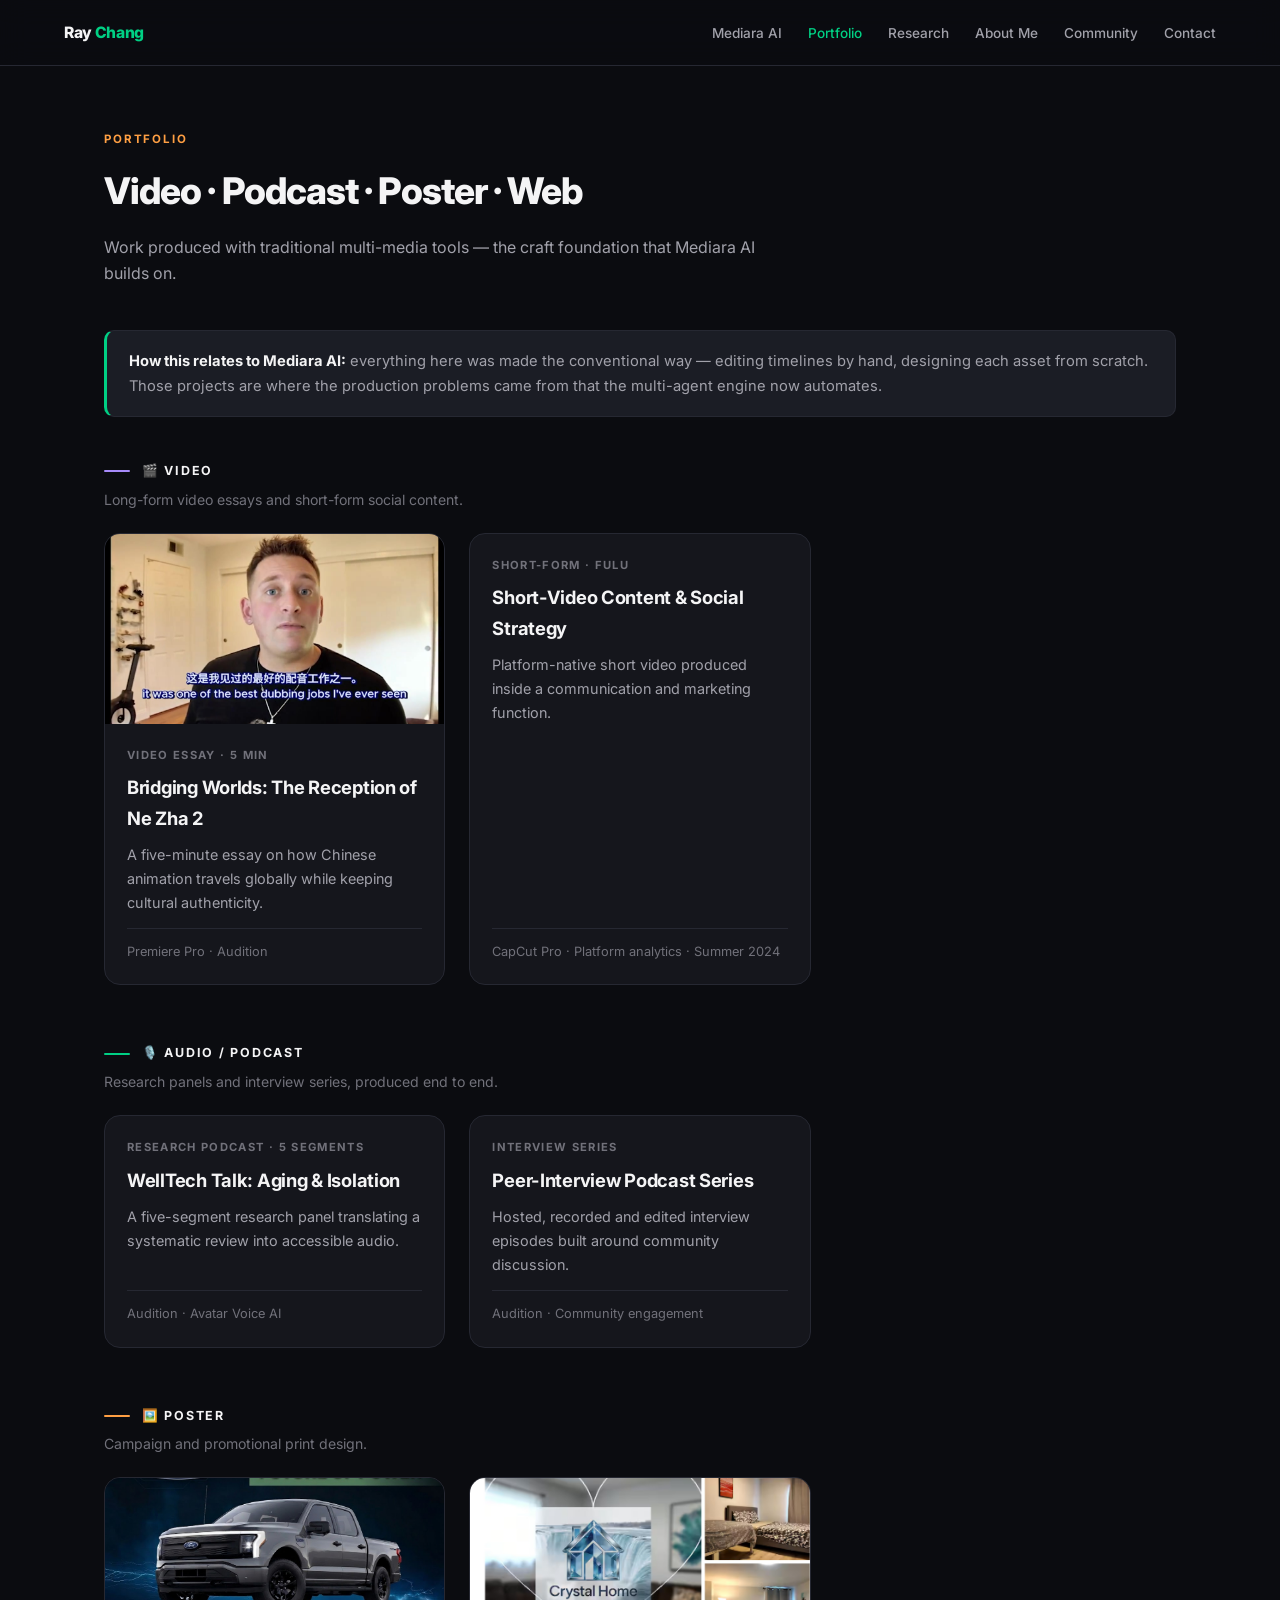
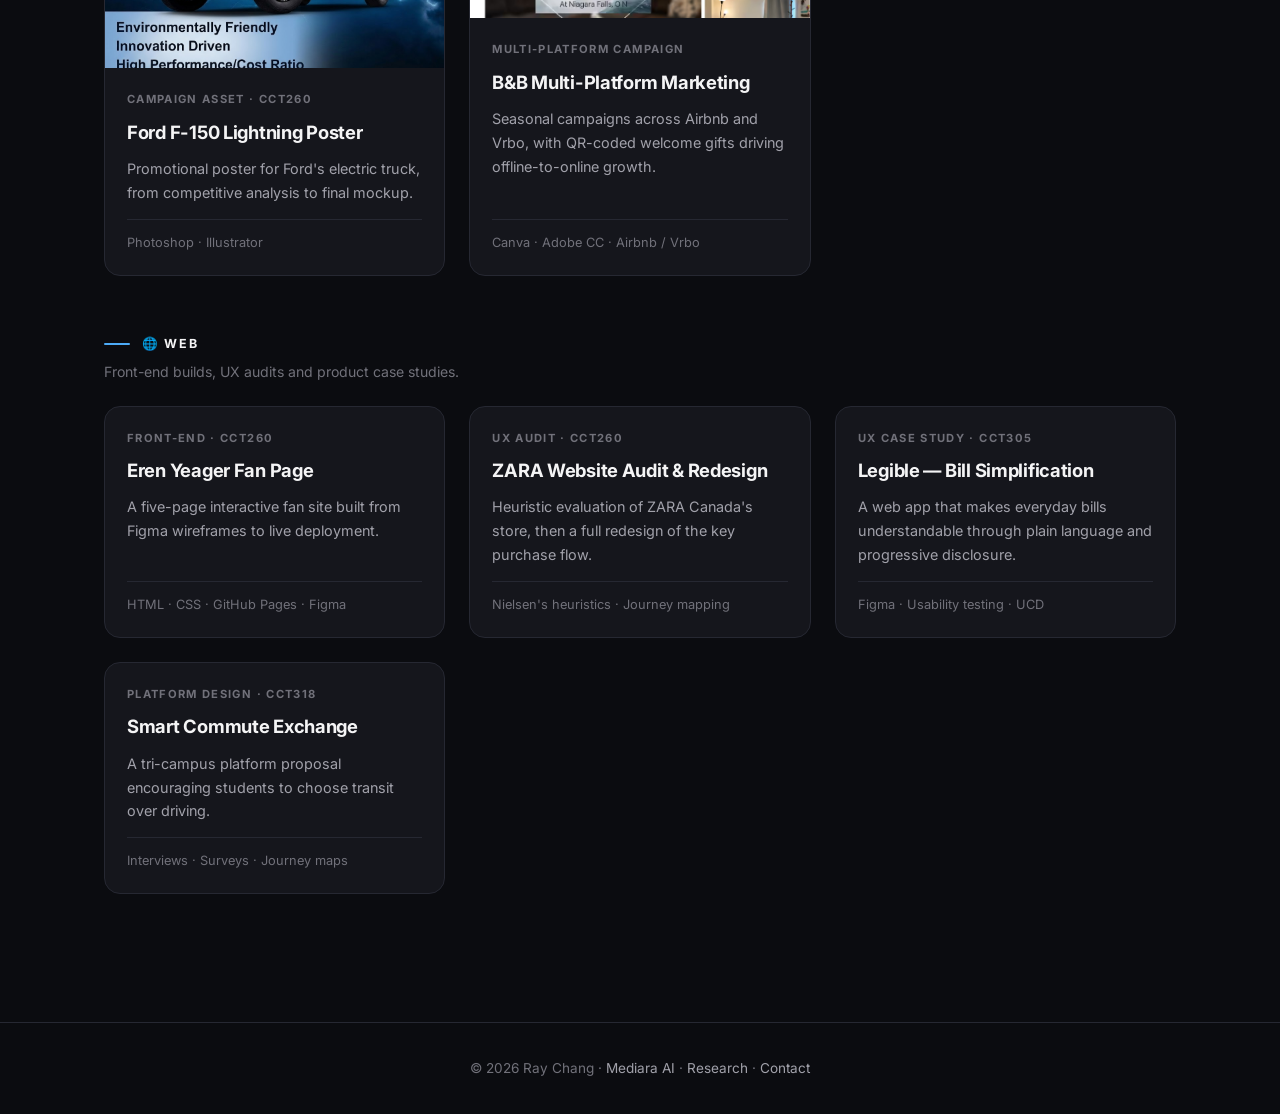
<file: portfolio.html>
<!DOCTYPE html>
<html lang="en">
<head>
  <meta charset="UTF-8">
  <meta name="viewport" content="width=device-width, initial-scale=1.0">
  <title>Portfolio — Video, Podcast, Poster &amp; Web | Ray Chang</title>
  <meta name="description" content="Ray Chang's multi-media portfolio: video production, podcast series, poster and campaign design, and web projects built with traditional tools.">
  <link rel="preconnect" href="https://fonts.googleapis.com">
  <link rel="preconnect" href="https://fonts.gstatic.com" crossorigin>
  <link href="https://fonts.googleapis.com/css2?family=Inter:wght@300;400;500;600;700;800&display=swap" rel="stylesheet">
  <link rel="stylesheet" href="styles.css">
  <style>
    /* modal */
    .modal {
      position: fixed; inset: 0; z-index: 200;
      display: none; align-items: center; justify-content: center;
      background: rgba(5, 6, 9, 0.82); backdrop-filter: blur(6px); padding: 5%;
    }
    .modal.open { display: flex; }
    .modal-box {
      background: var(--bg-card); border: 1px solid var(--border);
      border-radius: 18px; max-width: 760px; width: 100%;
      max-height: 86vh; overflow-y: auto; position: relative;
    }
    .modal-close {
      position: absolute; top: 14px; right: 16px; z-index: 2;
      background: var(--bg-elev); border: 1px solid var(--border);
      color: var(--muted); width: 32px; height: 32px; border-radius: 8px;
      font-size: 1.1rem; cursor: pointer; line-height: 1;
    }
    .modal-close:hover { color: var(--green); border-color: var(--green); }
    .modal-media { width: 100%; max-height: 300px; object-fit: cover; background: var(--bg-elev); }
    .modal-body { padding: 26px 28px 30px; }
    .modal-body h3 { font-size: 1.3rem; margin-bottom: 6px; }
    .modal-body .meta {
      font-size: 0.78rem; text-transform: uppercase; letter-spacing: 0.1em;
      color: var(--green); font-weight: 700; margin-bottom: 18px;
    }
    .modal-body h4 {
      font-size: 0.72rem; text-transform: uppercase; letter-spacing: 0.12em;
      color: var(--dim); font-weight: 700; margin: 20px 0 7px;
    }
    .modal-body p { color: var(--muted); font-size: 0.93rem; margin-bottom: 10px; }
    .card-click { cursor: pointer; }
    .modal-body .btn { margin-top: 22px; }
    .sub-title .bar.a { background: var(--green); }
  </style>
</head>
<body>

<nav>
  <div class="nav-brand">Ray <span>Chang</span></div>
  <ul class="nav-links">
    <li><a href="index.html">Mediara AI</a></li>
    <li><a href="portfolio.html" class="active">Portfolio</a></li>
    <li><a href="research.html">Research</a></li>
    <li><a href="about.html">About Me</a></li>
    <li><a href="community.html">Community</a></li>
    <li><a href="contact.html">Contact</a></li>
  </ul>
</nav>

<main>
<section style="padding-top:64px;">
  <div class="section-label orange">Portfolio</div>
  <h2>Video · Podcast · Poster · Web</h2>
  <p class="lead">
    Work produced with traditional multi-media tools — the craft foundation that Mediara AI builds on.
  </p>

  <div class="callout">
    <strong>How this relates to Mediara AI:</strong> everything here was made the conventional way —
    editing timelines by hand, designing each asset from scratch. Those projects are where the production
    problems came from that the multi-agent engine now automates.
  </div>

  <!-- ============ VIDEO ============ -->
  <div class="sub-group">
    <h3 class="sub-title"><span class="bar v"></span>🎬 Video</h3>
    <p class="sub-desc">Long-form video essays and short-form social content.</p>

    <div class="grid grid-3">
      <div class="card card-click" onclick="openM('m-nezha')">
        <img src="video-poster.jpg" alt="Poster frame from the Ne Zha 2 video essay" class="card-img">
        <div class="card-body">
          <div class="card-label">Video Essay · 5 min</div>
          <h3>Bridging Worlds: The Reception of Ne Zha 2</h3>
          <p>A five-minute essay on how Chinese animation travels globally while keeping cultural authenticity.</p>
          <div class="card-tools">Premiere Pro · Audition</div>
        </div>
      </div>

      <div class="card card-click" onclick="openM('m-fulu')">
        <div class="card-body">
          <div class="card-label">Short-Form · FULU</div>
          <h3>Short-Video Content &amp; Social Strategy</h3>
          <p>Platform-native short video produced inside a communication and marketing function.</p>
          <div class="card-tools">CapCut Pro · Platform analytics · Summer 2024</div>
        </div>
      </div>

    </div>
  </div>

  <!-- ============ AUDIO / PODCAST ============ -->
  <div class="sub-group">
    <h3 class="sub-title"><span class="bar a"></span>🎙️ Audio / Podcast</h3>
    <p class="sub-desc">Research panels and interview series, produced end to end.</p>

    <div class="grid grid-3">
      <div class="card card-click" onclick="openM('m-podcast')">
        <div class="card-body">
          <div class="card-label">Research Podcast · 5 segments</div>
          <h3>WellTech Talk: Aging &amp; Isolation</h3>
          <p>A five-segment research panel translating a systematic review into accessible audio.</p>
          <div class="card-tools">Audition · Avatar Voice AI</div>
        </div>
      </div>

      <div class="card card-click" onclick="openM('m-peerseries')">
        <div class="card-body">
          <div class="card-label">Interview Series</div>
          <h3>Peer-Interview Podcast Series</h3>
          <p>Hosted, recorded and edited interview episodes built around community discussion.</p>
          <div class="card-tools">Audition · Community engagement</div>
        </div>
      </div>
    </div>
  </div>

  <!-- ============ POSTER ============ -->
  <div class="sub-group">
    <h3 class="sub-title"><span class="bar"></span>🖼️ Poster</h3>
    <p class="sub-desc">Campaign and promotional print design.</p>

    <div class="grid grid-3">
      <div class="card card-click" onclick="openM('m-ford')">
        <img src="ford-poster.jpg" alt="Ford F-150 Lightning promotional poster" class="card-img">
        <div class="card-body">
          <div class="card-label">Campaign Asset · CCT260</div>
          <h3>Ford F-150 Lightning Poster</h3>
          <p>Promotional poster for Ford's electric truck, from competitive analysis to final mockup.</p>
          <div class="card-tools">Photoshop · Illustrator</div>
        </div>
      </div>

      <div class="card card-click" onclick="openM('m-airbnb')">
        <img src="airbnb-hero.jpg" alt="Short-term rental hero image for the B&B campaign" class="card-img short">
        <div class="card-body">
          <div class="card-label">Multi-Platform Campaign</div>
          <h3>B&amp;B Multi-Platform Marketing</h3>
          <p>Seasonal campaigns across Airbnb and Vrbo, with QR-coded welcome gifts driving offline-to-online growth.</p>
          <div class="card-tools">Canva · Adobe CC · Airbnb / Vrbo</div>
        </div>
      </div>
    </div>
  </div>

  <!-- ============ WEB ============ -->
  <div class="sub-group">
    <h3 class="sub-title"><span class="bar w"></span>🌐 Web</h3>
    <p class="sub-desc">Front-end builds, UX audits and product case studies.</p>

    <div class="grid grid-3">
      <div class="card card-click" onclick="openM('m-eren')">
        <div class="card-body">
          <div class="card-label">Front-End · CCT260</div>
          <h3>Eren Yeager Fan Page</h3>
          <p>A five-page interactive fan site built from Figma wireframes to live deployment.</p>
          <div class="card-tools">HTML · CSS · GitHub Pages · Figma</div>
        </div>
      </div>

      <div class="card card-click" onclick="openM('m-zara')">
        <div class="card-body">
          <div class="card-label">UX Audit · CCT260</div>
          <h3>ZARA Website Audit &amp; Redesign</h3>
          <p>Heuristic evaluation of ZARA Canada's store, then a full redesign of the key purchase flow.</p>
          <div class="card-tools">Nielsen's heuristics · Journey mapping</div>
        </div>
      </div>

      <div class="card card-click" onclick="openM('m-legible')">
        <div class="card-body">
          <div class="card-label">UX Case Study · CCT305</div>
          <h3>Legible — Bill Simplification</h3>
          <p>A web app that makes everyday bills understandable through plain language and progressive disclosure.</p>
          <div class="card-tools">Figma · Usability testing · UCD</div>
        </div>
      </div>

      <div class="card card-click" onclick="openM('m-sce')">
        <div class="card-body">
          <div class="card-label">Platform Design · CCT318</div>
          <h3>Smart Commute Exchange</h3>
          <p>A tri-campus platform proposal encouraging students to choose transit over driving.</p>
          <div class="card-tools">Interviews · Surveys · Journey maps</div>
        </div>
      </div>
    </div>
  </div>
</section>
</main>

<!-- ================= MODALS ================= -->
<div class="modal" id="m-nezha" onclick="if(event.target===this)closeM()">
  <div class="modal-box">
    <button class="modal-close" onclick="closeM()">×</button>
    <img src="video-poster.jpg" alt="Ne Zha 2 video essay frame" class="modal-media">
    <div class="modal-body">
      <div class="meta">Video Essay · 5 minutes</div>
      <h3>Bridging Worlds: The Reception of Ne Zha 2</h3>
      <h4>Background</h4>
      <p>An analysis of how a major Chinese animated film travels internationally while retaining cultural authenticity, structured with a Content Area Story framework.</p>
      <h4>My role</h4>
      <p>Produced end-to-end: script, voice-over recording, sound mixing, clip editing, motion graphics and text animation.</p>
      <h4>Outcome</h4>
      <p>A five-scene narrative covering domestic success, international reception, cultural barriers, and the outlook for Chinese cultural industries.</p>
      <h4>Tools</h4>
      <div class="stack"><span class="tag">Premiere Pro</span><span class="tag">Audition</span><span class="tag">Motion graphics</span><span class="tag">Voice-over</span></div>
      <a class="btn btn-primary btn-sm" href="https://6023d2ec6e184e03be8a565bae5a6953.bj6.agentos-app.net/#video" target="_blank" rel="noopener">Watch the video essay ↗</a>
    </div>
  </div>
</div>

<div class="modal" id="m-fulu" onclick="if(event.target===this)closeM()">
  <div class="modal-box">
    <button class="modal-close" onclick="closeM()">×</button>
    <div class="modal-body">
      <div class="meta">Short-Form Video · Summer 2024</div>
      <h3>FULU — Short-Video Content &amp; Social Strategy</h3>
      <h4>Background</h4>
      <p>Work within the communication and marketing function of a short-video platform, creating platform-native content for Instagram, TikTok and YouTube.</p>
      <h4>My role</h4>
      <p>Produced and edited short video, then iterated on format, timing and messaging using performance analytics.</p>
      <h4>What I learned</h4>
      <p>That effective communication operations directly influence a product's marketing and sales — day-to-day content execution connects to commercial outcomes.</p>
      <h4>Tools</h4>
      <div class="stack"><span class="tag">CapCut Pro</span><span class="tag">Platform analytics</span><span class="tag">Content calendar</span></div>
      <a class="btn btn-primary btn-sm" href="https://www.linkedin.com/in/ray-chang-44bba5239/" target="_blank" rel="noopener">View FULU content on LinkedIn ↗</a>
    </div>
  </div>
</div>

<div class="modal" id="m-podcast" onclick="if(event.target===this)closeM()">
  <div class="modal-box">
    <button class="modal-close" onclick="closeM()">×</button>
    <div class="modal-body">
      <div class="meta">Audio · Research Podcast</div>
      <h3>WellTech Talk: Aging &amp; Isolation</h3>
      <h4>Background</h4>
      <p>A research-driven podcast on how information and communication technologies can reduce social isolation among older adults.</p>
      <h4>My role</h4>
      <p>Guest researcher across five segments, covering what ICT can do, how well it works, and where it should go next.</p>
      <h4>Basis</h4>
      <p>Built on a systematic review of 28 empirical studies screened from 147 papers published 2020–2024.</p>
      <h4>Tools</h4>
      <div class="stack"><span class="tag">Audition</span><span class="tag">Avatar Voice AI</span><span class="tag">Panel format</span></div>
      <a class="btn btn-primary btn-sm" href="https://www.linkedin.com/in/ray-chang-44bba5239/" target="_blank" rel="noopener">Listen on LinkedIn ↗</a>
    </div>
  </div>
</div>

<div class="modal" id="m-peerseries" onclick="if(event.target===this)closeM()">
  <div class="modal-box">
    <button class="modal-close" onclick="closeM()">×</button>
    <div class="modal-body">
      <div class="meta">Interview Series</div>
      <h3>Peer-Interview Podcast Series</h3>
      <h4>Background</h4>
      <p>An independently produced interview series built around peer conversation and community discussion.</p>
      <h4>My role</h4>
      <p>Hosted, recorded and edited episodes end to end, and managed promotion and audience engagement across social platforms.</p>
      <h4>Relevance</h4>
      <p>The hosting and moderation side of this transfers directly to webinars, panels and live-session work.</p>
      <h4>Tools</h4>
      <div class="stack"><span class="tag">Audition</span><span class="tag">Interview hosting</span><span class="tag">Audio editing</span><span class="tag">Community engagement</span></div>
      <a class="btn btn-primary btn-sm" href="https://www.linkedin.com/in/ray-chang-44bba5239/" target="_blank" rel="noopener">Listen on LinkedIn ↗</a>
    </div>
  </div>
</div>

<div class="modal" id="m-ford" onclick="if(event.target===this)closeM()">
  <div class="modal-box">
    <button class="modal-close" onclick="closeM()">×</button>
    <img src="ford-poster.jpg" alt="Ford F-150 Lightning poster" class="modal-media">
    <div class="modal-body">
      <div class="meta">Campaign Asset · CCT260</div>
      <h3>Ford F-150 Lightning Poster</h3>
      <h4>Background</h4>
      <p>A promotional poster for the 2025 Ford F-150 Lightning Platinum, conveying innovation, power and sustainability.</p>
      <h4>Process</h4>
      <p>Competitive analysis against Tesla Cybertruck and Mercedes EQ, brand research, sketching, moodboards, then final production and mockup placement.</p>
      <h4>Design decisions</h4>
      <p>Gestalt-based composition, a black background with greenish-blue and white type for electric energy, bold headline typography, and a QR code driving test-drive bookings.</p>
      <h4>Tools</h4>
      <div class="stack"><span class="tag">Photoshop</span><span class="tag">Illustrator</span><span class="tag">Mockup placement</span></div>
      <a class="btn btn-primary btn-sm" href="https://www.linkedin.com/in/ray-chang-44bba5239/" target="_blank" rel="noopener">View the poster on LinkedIn ↗</a>
    </div>
  </div>
</div>

<div class="modal" id="m-airbnb" onclick="if(event.target===this)closeM()">
  <div class="modal-box">
    <button class="modal-close" onclick="closeM()">×</button>
    <img src="airbnb-hero.jpg" alt="B&B property hero image" class="modal-media">
    <div class="modal-body">
      <div class="meta">Multi-Platform Campaign</div>
      <h3>B&amp;B Multi-Platform Marketing</h3>
      <h4>Background</h4>
      <p>Independent management of all digital marketing for a short-term rental across Airbnb and Vrbo.</p>
      <h4>My role</h4>
      <p>Seasonal campaigns with refreshed visual content, dynamic pricing, and guest communications from enquiry to review.</p>
      <h4>Offline-to-online</h4>
      <p>Designed branded welcome gifts — magnets and tote bags printed with QR codes linking to the property's social profiles — converting satisfied guests into followers.</p>
      <h4>Tools</h4>
      <div class="stack"><span class="tag">Canva</span><span class="tag">Adobe CC</span><span class="tag">Airbnb</span><span class="tag">Vrbo</span></div>
      <a class="btn btn-primary btn-sm" href="https://www.linkedin.com/in/ray-chang-44bba5239/" target="_blank" rel="noopener">View the campaign on LinkedIn ↗</a>
    </div>
  </div>
</div>

<div class="modal" id="m-eren" onclick="if(event.target===this)closeM()">
  <div class="modal-box">
    <button class="modal-close" onclick="closeM()">×</button>
    <div class="modal-body">
      <div class="meta">Front-End · CCT260</div>
      <h3>Eren Yeager Fan Page</h3>
      <h4>Background</h4>
      <p>A five-page interactive fan website, built with one teammate and deployed live on GitHub Pages.</p>
      <h4>Process</h4>
      <p>Started with Figma wireframes to settle structure before coding, then built responsive HTML and CSS with media queries tested across breakpoints.</p>
      <h4>Details</h4>
      <p>Sticky navigation with breadcrumbs, a contact form, an image gallery with controls, and image optimisation for faster loading.</p>
      <h4>Tools</h4>
      <div class="stack"><span class="tag">HTML</span><span class="tag">CSS</span><span class="tag">GitHub Pages</span><span class="tag">Figma</span></div>
      <a class="btn btn-primary btn-sm" href="https://www.linkedin.com/in/ray-chang-44bba5239/" target="_blank" rel="noopener">View on LinkedIn ↗</a>
    </div>
  </div>
</div>

<div class="modal" id="m-zara" onclick="if(event.target===this)closeM()">
  <div class="modal-box">
    <button class="modal-close" onclick="closeM()">×</button>
    <div class="modal-body">
      <div class="meta">UX Audit · CCT260</div>
      <h3>ZARA Website Audit &amp; Redesign</h3>
      <h4>Background</h4>
      <p>A heuristic evaluation and redesign of ZARA Canada's e-commerce experience, with a three-member team.</p>
      <h4>Findings</h4>
      <p>No search function at all, weak visual hierarchy, pricing hidden behind multiple clicks, and a non-standard payment layout adding friction at checkout.</p>
      <h4>Redesign</h4>
      <p>Added a prominent search box, larger type with balanced image-to-text ratios, upfront pricing, and a transparent order summary throughout checkout.</p>
      <h4>Tools</h4>
      <div class="stack"><span class="tag">Nielsen's heuristics</span><span class="tag">Journey mapping</span><span class="tag">Accessibility review</span></div>
      <a class="btn btn-primary btn-sm" href="https://www.linkedin.com/in/ray-chang-44bba5239/" target="_blank" rel="noopener">View the case study on LinkedIn ↗</a>
    </div>
  </div>
</div>

<div class="modal" id="m-legible" onclick="if(event.target===this)closeM()">
  <div class="modal-box">
    <button class="modal-close" onclick="closeM()">×</button>
    <div class="modal-body">
      <div class="meta">UX Case Study · CCT305</div>
      <h3>Legible — Bill Simplification</h3>
      <h4>Background</h4>
      <p>A web application that makes phone, utility and streaming bills understandable through plain language and progressive disclosure. Five-member team, three iterations over eight weeks.</p>
      <h4>My role</h4>
      <p>Built the first low-fidelity Figma prototype from team wireframes, translating research into a six-page information architecture, and later produced the high-fidelity storyboard.</p>
      <h4>Research</h4>
      <p>Think-aloud interviews with 11 participants surfaced five pain points; usability testing with 5 participants exposed upload confusion and a routing bug that shaped the final redesign.</p>
      <h4>Tools</h4>
      <div class="stack"><span class="tag">Figma</span><span class="tag">Usability testing</span><span class="tag">Affinity diagrams</span><span class="tag">UCD</span></div>
      <a class="btn btn-primary btn-sm" href="https://www.linkedin.com/in/ray-chang-44bba5239/" target="_blank" rel="noopener">View the case study on LinkedIn ↗</a>
    </div>
  </div>
</div>

<div class="modal" id="m-sce" onclick="if(event.target===this)closeM()">
  <div class="modal-box">
    <button class="modal-close" onclick="closeM()">×</button>
    <div class="modal-body">
      <div class="meta">Platform Design · CCT318</div>
      <h3>Smart Commute Exchange</h3>
      <h4>Background</h4>
      <p>A tri-campus platform proposal to reduce student reliance on private vehicles across UTM, UTSG and UTSC.</p>
      <h4>Design</h4>
      <p>A student app with real-time TTC and MiWay data plus cost comparisons against driving, and an anonymised dashboard giving student unions evidence to advocate for service improvements.</p>
      <h4>Research</h4>
      <p>Semi-structured interviews, focus groups on incentives, surveys, journey maps and stakeholder interviews with student union representatives. Aligned with UN SDG 11.</p>
      <h4>Tools</h4>
      <div class="stack"><span class="tag">Interviews</span><span class="tag">Surveys</span><span class="tag">Journey maps</span><span class="tag">Data dashboard IA</span></div>
      <a class="btn btn-primary btn-sm" href="https://www.linkedin.com/in/ray-chang-44bba5239/" target="_blank" rel="noopener">View the proposal on LinkedIn ↗</a>
    </div>
  </div>
</div>

<footer>
  © 2026 Ray Chang · <a href="index.html">Mediara AI</a> · <a href="research.html">Research</a> · <a href="contact.html">Contact</a>
</footer>

<script>
  function openM(id) { document.getElementById(id).classList.add('open'); document.body.style.overflow = 'hidden'; }
  function closeM() {
    document.querySelectorAll('.modal.open').forEach(function (m) { m.classList.remove('open'); });
    document.body.style.overflow = '';
  }
  document.addEventListener('keydown', function (e) { if (e.key === 'Escape') closeM(); });
</script>

</body>
</html>
</file>
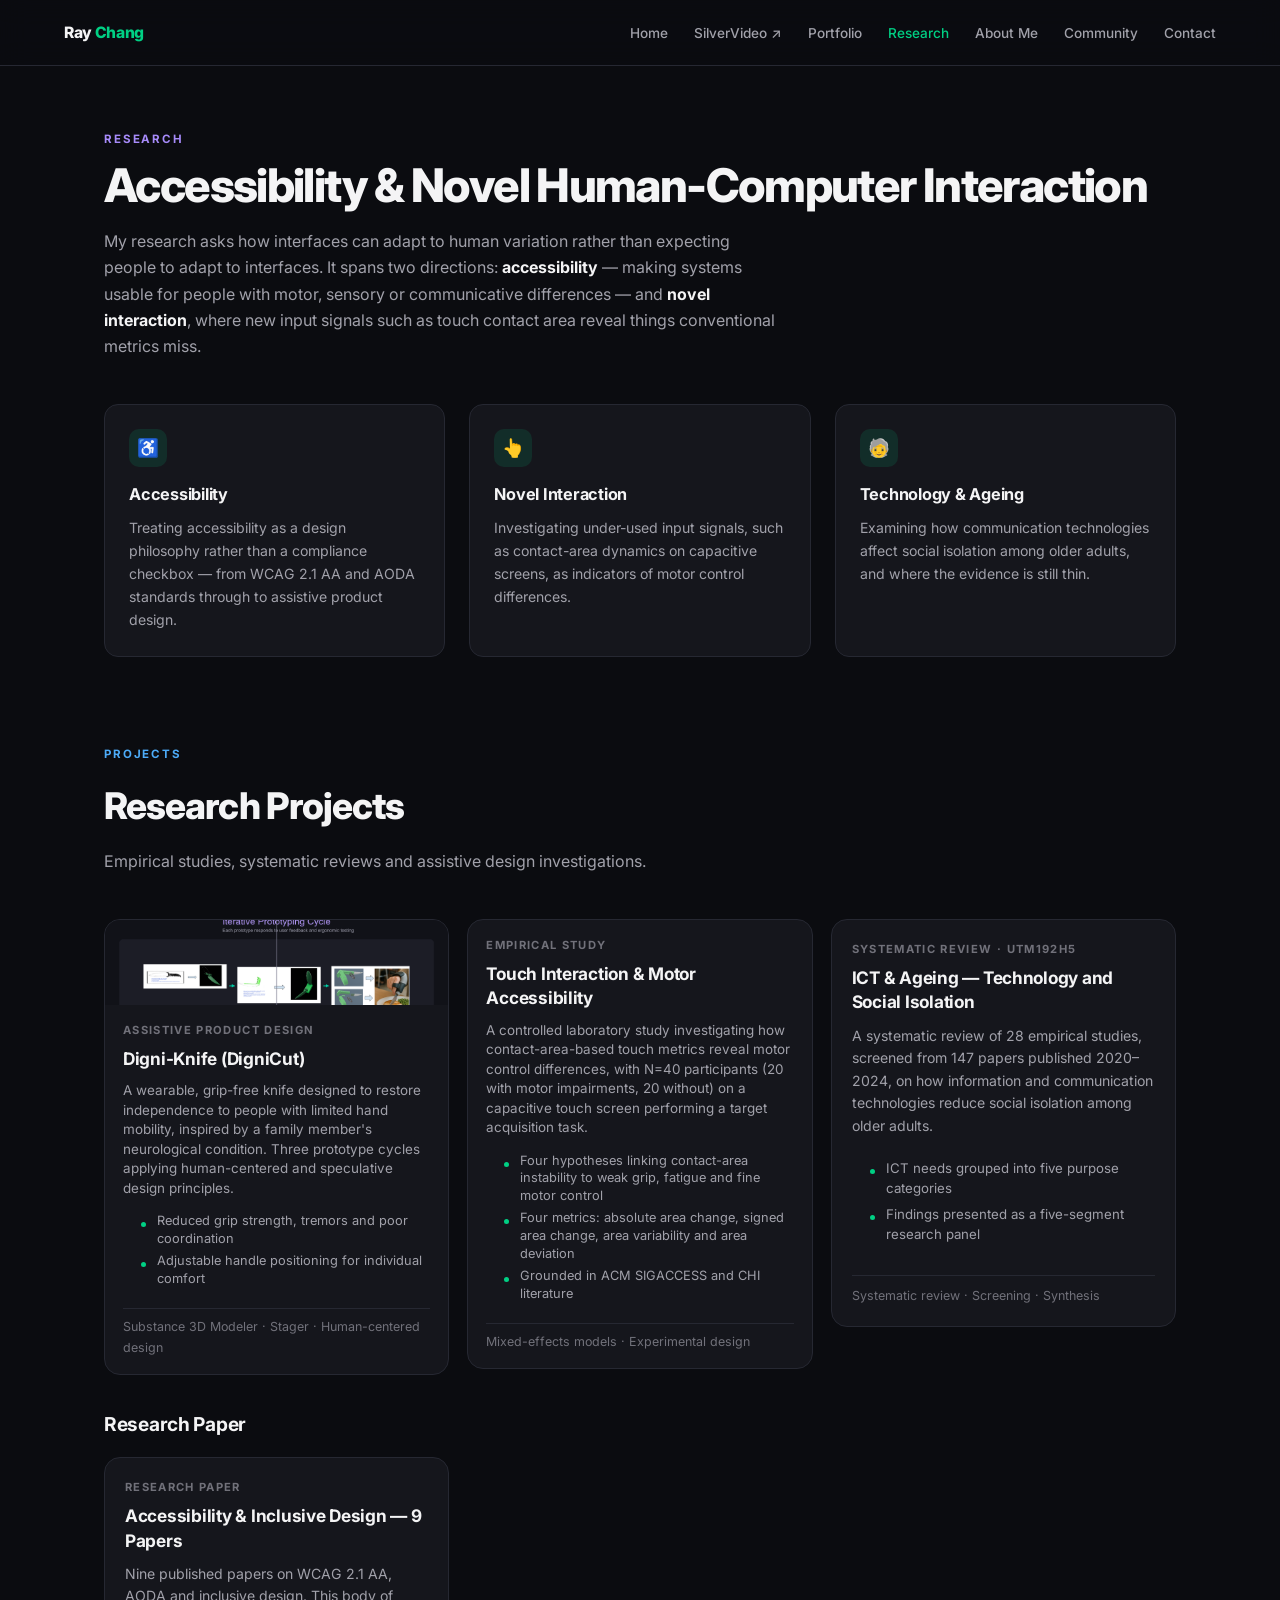
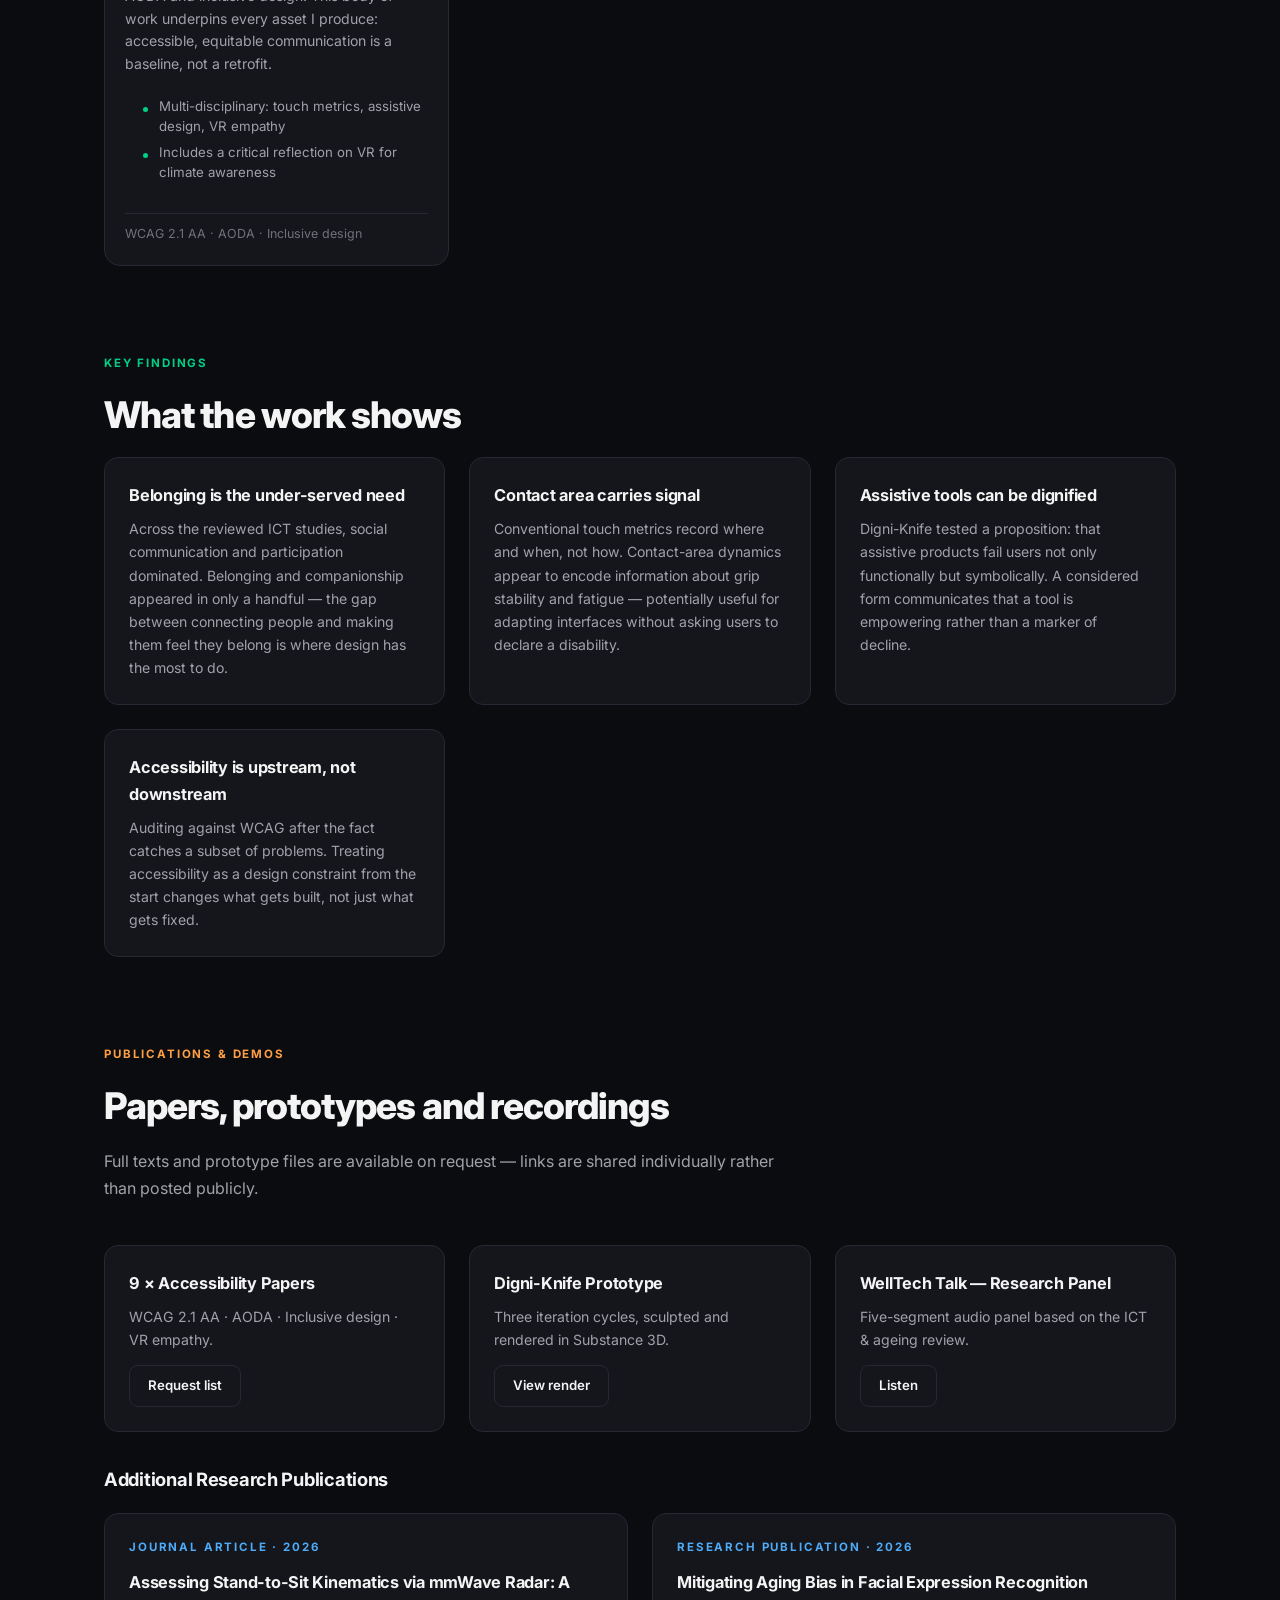
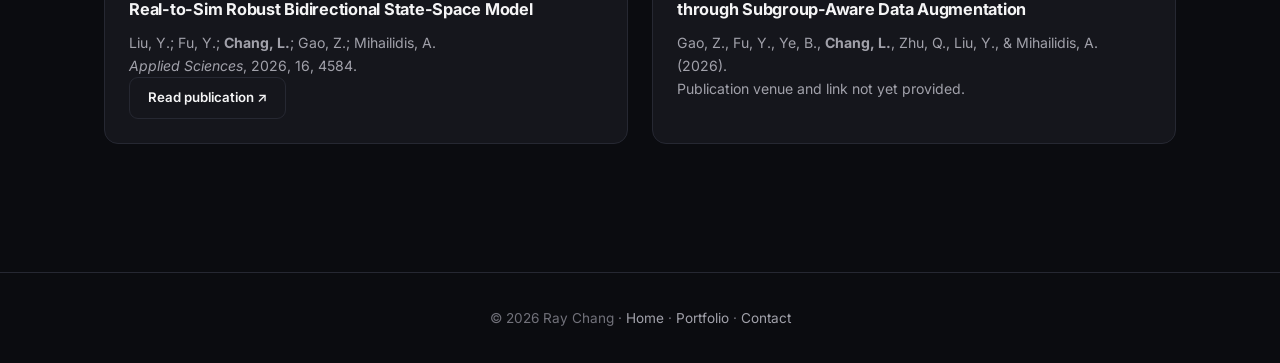
<file: research.html>
<!DOCTYPE html>
<html lang="en">
<head>
  <meta charset="UTF-8">
  <meta name="viewport" content="width=device-width, initial-scale=1.0">
  <title>Research — Accessibility & Novel Human-Computer Interaction | Ray Chang</title>
  <meta name="description" content="Ray Chang's research in accessibility, inclusive design and novel human-computer interaction.">

  <link rel="preconnect" href="https://fonts.googleapis.com">
  <link rel="preconnect" href="https://fonts.gstatic.com" crossorigin>
  <link href="https://fonts.googleapis.com/css2?family=Inter:wght@300;400;500;600;700;800&display=swap" rel="stylesheet">

  <!-- Original website stylesheet -->
  <link rel="stylesheet" href="./styles.css">

  


  <style>
    /* Research page refinements */
    .research-project-grid {
      display: grid;
      grid-template-columns: repeat(3, minmax(0, 1fr));
      gap: 18px;
      margin-top: 24px;
      align-items: start;
    }

    .research-project-grid .card,
    .research-paper-grid .card {
      min-height: 0;
      height: auto;
      overflow: hidden;
    }

    .research-project-grid .card-body,
    .research-paper-grid .card-body {
      padding: 20px;
    }

    .research-project-grid h3,
    .research-paper-grid h3 {
      font-size: 1.08rem;
      line-height: 1.4;
      margin-bottom: 10px;
    }

    .research-project-grid p,
    .research-paper-grid p {
      font-size: 0.88rem;
      line-height: 1.6;
      margin-bottom: 12px;
    }

    .research-project-grid .bullets,
    .research-paper-grid .bullets {
      margin: 10px 0 12px;
      padding-left: 18px;
    }

    .research-project-grid .bullets li,
    .research-paper-grid .bullets li {
      font-size: 0.83rem;
      line-height: 1.5;
      margin-bottom: 6px;
    }

    .research-project-grid .card-tools,
    .research-paper-grid .card-tools {
      font-size: 0.78rem;
      margin-top: 12px;
      padding-top: 10px;
    }

    .research-project-grid .card-img {
      height: 110px;
      min-height: 0;
      object-fit: cover;
    }

    .research-paper-section {
      margin-top: 34px;
    }

    .research-row-title {
      font-size: 1.2rem;
      margin-bottom: 16px;
    }

    .research-paper-grid {
      display: grid;
      grid-template-columns: repeat(3, minmax(0, 1fr));
      gap: 18px;
      align-items: start;
    }

    @media (max-width: 850px) {
      .research-project-grid,
      .research-paper-grid {
        grid-template-columns: repeat(2, minmax(0, 1fr));
      }
    }

    @media (max-width: 600px) {
      .research-project-grid,
      .research-paper-grid {
        grid-template-columns: 1fr;
      }
    }
 
/* Compact first two research project cards */
.research-project-grid > .card:nth-child(-n+2) .card-body {
  padding: 16px 18px;
}

.research-project-grid > .card:nth-child(-n+2) p {
  font-size: 0.84rem;
  line-height: 1.45;
  margin-bottom: 8px;
}

.research-project-grid > .card:nth-child(-n+2) .bullets {
  margin: 6px 0 8px;
}

.research-project-grid > .card:nth-child(-n+2) .bullets li {
  font-size: 0.8rem;
  line-height: 1.4;
  margin-bottom: 4px;
}

.research-project-grid > .card:nth-child(-n+2) .card-tools {
  margin-top: 8px;
  padding-top: 8px;
}

/* Reduce the Digni-Knife image height */
.research-project-grid > .card:first-child .card-img {
  height: 85px !important;
}

  </style>
</head>

<body>

<nav>
  <a class="nav-brand" href="index.html">Ray <span>Chang</span></a>
  <ul class="nav-links">
    <li><a href="index.html">Home</a></li>
    <li><a href="https://d1be2262.slivervideo-new.pages.dev/" target="_blank" rel="noopener noreferrer">SilverVideo ↗</a></li>
    <li><a href="portfolio.html">Portfolio</a></li>
    <li><a href="research.html" class="active" aria-current="page">Research</a></li>
    <li><a href="about.html">About Me</a></li>
    <li><a href="community.html">Community</a></li>
    <li><a href="contact.html">Contact</a></li>
  </ul>
</nav>

<main>

  <!-- RESEARCH OVERVIEW -->
  <section style="padding-top:64px;">
    <div class="section-label purple">Research</div>

    <h1 style="font-size:clamp(1.9rem,4.5vw,2.9rem); margin-bottom:18px;">
      Accessibility & Novel Human-Computer Interaction
    </h1>

    <p class="lead">
      My research asks how interfaces can adapt to human variation rather than
      expecting people to adapt to interfaces. It spans two directions:
      <strong style="color:var(--text);">accessibility</strong> —
      making systems usable for people with motor, sensory or communicative
      differences — and
      <strong style="color:var(--text);">novel interaction</strong>,
      where new input signals such as touch contact area reveal things
      conventional metrics miss.
    </p>

    <div class="grid grid-3">

      <div class="tile">
        <div class="ico">♿</div>
        <h3>Accessibility</h3>
        <p>
          Treating accessibility as a design philosophy rather than a compliance
          checkbox — from WCAG 2.1 AA and AODA standards through to assistive
          product design.
        </p>
      </div>

      <div class="tile">
        <div class="ico">👆</div>
        <h3>Novel Interaction</h3>
        <p>
          Investigating under-used input signals, such as contact-area dynamics
          on capacitive screens, as indicators of motor control differences.
        </p>
      </div>

      <div class="tile">
        <div class="ico">🧓</div>
        <h3>Technology & Ageing</h3>
        <p>
          Examining how communication technologies affect social isolation
          among older adults, and where the evidence is still thin.
        </p>
      </div>

    </div>
  </section>

  <!-- RESEARCH PROJECTS -->
  <section>
    <div class="section-label blue">Projects</div>
    <h2>Research Projects</h2>
    <p class="lead">
      Empirical studies, systematic reviews and assistive design investigations.
    </p>

    <div class="research-project-grid">

      <!-- PROJECT 1 -->
      <div class="card">
        <img
          src="DigniKnife_Design_Process.png"
          alt="Digni-Knife design process"
          class="card-img short"
        >

        <div class="card-body">
          <div class="card-label">Assistive Product Design</div>
          <h3>Digni-Knife (DigniCut)</h3>

          <p>
            A wearable, grip-free knife designed to restore independence
            to people with limited hand mobility, inspired by a family
            member's neurological condition. Three prototype cycles
            applying human-centered and speculative design principles.
          </p>

          <ul class="bullets">
            <li>Reduced grip strength, tremors and poor coordination</li>
            <li>Adjustable handle positioning for individual comfort</li>
          </ul>

          <div class="card-tools">
            Substance 3D Modeler · Stager · Human-centered design
          </div>
        </div>
      </div>

      <!-- PROJECT 2 -->
      <div class="card">
        <div class="card-body">
          <div class="card-label">Empirical Study</div>
          <h3>Touch Interaction & Motor Accessibility</h3>

          <p>
            A controlled laboratory study investigating how contact-area-based
            touch metrics reveal motor control differences, with N=40
            participants (20 with motor impairments, 20 without) on a
            capacitive touch screen performing a target acquisition task.
          </p>

          <ul class="bullets">
            <li>
              Four hypotheses linking contact-area instability to weak grip,
              fatigue and fine motor control
            </li>
            <li>
              Four metrics: absolute area change, signed area change,
              area variability and area deviation
            </li>
            <li>Grounded in ACM SIGACCESS and CHI literature</li>
          </ul>

          <div class="card-tools">
            Mixed-effects models · Experimental design
          </div>
        </div>
      </div>

      <!-- PROJECT 3 -->
      <div class="card">
        <div class="card-body">
          <div class="card-label">Systematic Review · UTM192H5</div>
          <h3>ICT & Ageing — Technology and Social Isolation</h3>

          <p>
            A systematic review of 28 empirical studies, screened from
            147 papers published 2020–2024, on how information and
            communication technologies reduce social isolation among
            older adults.
          </p>

          <ul class="bullets">
            <li>ICT needs grouped into five purpose categories</li>
            <li>Findings presented as a five-segment research panel</li>
          </ul>

          <div class="card-tools">
            Systematic review · Screening · Synthesis
          </div>
        </div>
      </div>

    </div>

    <!-- SECOND ROW: RESEARCH PAPER -->
    <div class="research-paper-section">
      <h3 class="research-row-title">Research Paper</h3>

      <div class="research-paper-grid">
        <div class="card">
          <div class="card-body">
            <div class="card-label">Research Paper</div>
            <h3>Accessibility & Inclusive Design — 9 Papers</h3>

            <p>
              Nine published papers on WCAG 2.1 AA, AODA and inclusive
              design. This body of work underpins every asset I produce:
              accessible, equitable communication is a baseline,
              not a retrofit.
            </p>

            <ul class="bullets">
              <li>
                Multi-disciplinary: touch metrics, assistive design,
                VR empathy
              </li>
              <li>
                Includes a critical reflection on VR for climate awareness
              </li>
            </ul>

            <div class="card-tools">
              WCAG 2.1 AA · AODA · Inclusive design
            </div>
          </div>
        </div>
      </div>
    </div>

  </section>

  <!-- KEY FINDINGS -->
  <section>
    <div class="section-label">Key Findings</div>
    <h2>What the work shows</h2>

    <div class="grid grid-2" style="margin-top:8px;">

      <div class="tile">
        <h3>Belonging is the under-served need</h3>
        <p>
          Across the reviewed ICT studies, social communication and
          participation dominated. Belonging and companionship appeared
          in only a handful — the gap between connecting people and
          making them feel they belong is where design has the most to do.
        </p>
      </div>

      <div class="tile">
        <h3>Contact area carries signal</h3>
        <p>
          Conventional touch metrics record where and when, not how.
          Contact-area dynamics appear to encode information about
          grip stability and fatigue — potentially useful for adapting
          interfaces without asking users to declare a disability.
        </p>
      </div>

      <div class="tile">
        <h3>Assistive tools can be dignified</h3>
        <p>
          Digni-Knife tested a proposition: that assistive products fail
          users not only functionally but symbolically. A considered
          form communicates that a tool is empowering rather than a
          marker of decline.
        </p>
      </div>

      <div class="tile">
        <h3>Accessibility is upstream, not downstream</h3>
        <p>
          Auditing against WCAG after the fact catches a subset of
          problems. Treating accessibility as a design constraint
          from the start changes what gets built, not just what
          gets fixed.
        </p>
      </div>

    </div>
  </section>

  <!-- PUBLICATIONS AND DEMOS -->
  <section>
    <div class="section-label orange">Publications & Demos</div>
    <h2>Papers, prototypes and recordings</h2>

    <p class="lead">
      Full texts and prototype files are available on request —
      links are shared individually rather than posted publicly.
    </p>

    <div class="grid grid-3">

      <div class="tile">
        <h3>9 × Accessibility Papers</h3>
        <p style="margin-bottom:14px;">
          WCAG 2.1 AA · AODA · Inclusive design · VR empathy.
        </p>
        <a class="btn btn-ghost btn-sm" href="contact.html">
          Request list
        </a>
      </div>

      <div class="tile">
        <h3>Digni-Knife Prototype</h3>
        <p style="margin-bottom:14px;">
          Three iteration cycles, sculpted and rendered in Substance 3D.
        </p>
        <a class="btn btn-ghost btn-sm" href="portfolio.html">
          View render
        </a>
      </div>

      <div class="tile">
        <h3>WellTech Talk — Research Panel</h3>
        <p style="margin-bottom:14px;">
          Five-segment audio panel based on the ICT & ageing review.
        </p>
        <a class="btn btn-ghost btn-sm" href="portfolio.html">
          Listen
        </a>
      </div>

    </div>

    <!-- ADDITIONAL RESEARCH PUBLICATIONS -->
    <div style="margin-top:32px;">
      <h3 style="margin-bottom:18px;">
        Additional Research Publications
      </h3>

      <div class="grid grid-2">

        <div class="tile">
          <div class="section-label blue">Journal Article · 2026</div>

          <h3>
            Assessing Stand-to-Sit Kinematics via mmWave Radar:
            A Real-to-Sim Robust Bidirectional State-Space Model
          </h3>

          <p>
            Liu, Y.; Fu, Y.; <strong>Chang, L.</strong>;
            Gao, Z.; Mihailidis, A.
          </p>

          <p><em>Applied Sciences</em>, 2026, 16, 4584.</p>

          <a
            class="btn btn-ghost btn-sm"
            href="https://doi.org/10.3390/app16104584"
            target="_blank"
            rel="noopener noreferrer"
          >
            Read publication ↗
          </a>
        </div>

        <div class="tile">
          <div class="section-label blue">
            Research Publication · 2026
          </div>

          <h3>
            Mitigating Aging Bias in Facial Expression Recognition
            through Subgroup-Aware Data Augmentation
          </h3>

          <p>
            Gao, Z., Fu, Y., Ye, B.,
            <strong>Chang, L.</strong>,
            Zhu, Q., Liu, Y., & Mihailidis, A. (2026).
          </p>

          <p>Publication venue and link not yet provided.</p>
        </div>

      </div>
    </div>

  </section>

</main>

<footer>
  © 2026 Ray Chang ·
  <a href="index.html">Home</a> ·
  <a href="portfolio.html">Portfolio</a> ·
  <a href="contact.html">Contact</a>
</footer>

</body>
</html>
</file>
<file: styles.css>
/* ============================================================
   Ray Chang — Personal Site (Mediara AI / Portfolio / Research)
   Shared stylesheet. Dark theme, no framework, no build step.
   ============================================================ */

:root {
  --bg: #0b0c10;
  --bg-card: #15161c;
  --bg-elev: #1b1d25;
  --border: #262832;
  --border-hi: #3a3d4a;
  --text: #f4f4f5;
  --muted: #a1a1aa;
  --dim: #71717a;
  --green: #00d084;
  --green-hi: #00e892;
  --blue: #4dabf7;
  --purple: #a78bfa;
  --orange: #ff9f43;
  --nav-h: 66px;
}

* { margin: 0; padding: 0; box-sizing: border-box; }

html { scroll-behavior: smooth; scroll-padding-top: calc(var(--nav-h) + 20px); }

body {
  font-family: 'Inter', -apple-system, BlinkMacSystemFont, 'Segoe UI', sans-serif;
  background: var(--bg);
  color: var(--text);
  line-height: 1.65;
  overflow-x: hidden;
  -webkit-font-smoothing: antialiased;
}

a { text-decoration: none; color: inherit; }
img { max-width: 100%; display: block; }
ul { list-style: none; }

/* ---------------- Nav ---------------- */
nav {
  position: fixed; top: 0; left: 0; right: 0; z-index: 100;
  height: var(--nav-h);
  display: flex; align-items: center; justify-content: space-between;
  padding: 0 5%;
  background: rgba(11, 12, 16, 0.88);
  backdrop-filter: blur(14px);
  border-bottom: 1px solid var(--border);
}
.nav-brand { font-weight: 800; font-size: 0.98rem; letter-spacing: -0.02em; }
.nav-brand span { color: var(--green); }
.nav-links { display: flex; gap: 26px; align-items: center; }
.nav-links a {
  font-size: 0.85rem; color: var(--muted); font-weight: 500;
  transition: color 0.2s; white-space: nowrap;
}
.nav-links a:hover { color: var(--green); }
.nav-links a.active { color: var(--green); }

/* ---------------- Layout ---------------- */
main { padding-top: var(--nav-h); }
section { padding: 88px 5%; max-width: 1200px; margin: 0 auto; }
section + section { padding-top: 0; }
.section-label {
  font-size: 0.72rem; letter-spacing: 0.16em; text-transform: uppercase;
  color: var(--green); font-weight: 700; margin-bottom: 12px;
}
.section-label.blue { color: var(--blue); }
.section-label.purple { color: var(--purple); }
.section-label.orange { color: var(--orange); }
h1 { font-size: clamp(2.2rem, 6vw, 3.6rem); font-weight: 800; letter-spacing: -0.035em; line-height: 1.05; }
h2 { font-size: clamp(1.6rem, 3.4vw, 2.3rem); font-weight: 800; letter-spacing: -0.025em; margin-bottom: 12px; }
h3 { font-size: 1.15rem; font-weight: 700; letter-spacing: -0.015em; }
.lead { color: var(--muted); max-width: 680px; margin-bottom: 44px; font-size: 1rem; }

/* ---------------- Hero ---------------- */
.hero {
  min-height: calc(100vh - var(--nav-h));
  display: flex; flex-direction: column; justify-content: center;
  padding: 60px 5%; max-width: 1200px; margin: 0 auto;
}
.hero h1 { margin-bottom: 14px; }
.hero .tagline {
  font-size: clamp(1.05rem, 2.3vw, 1.35rem); color: var(--green);
  font-weight: 600; margin-bottom: 18px; letter-spacing: -0.01em;
}
.hero .desc { color: var(--muted); max-width: 660px; margin-bottom: 28px; font-size: 1.02rem; }
.hero-cta { display: flex; gap: 14px; flex-wrap: wrap; margin-bottom: 30px; }

/* ---------------- Buttons ---------------- */
.btn {
  display: inline-flex; align-items: center; gap: 8px;
  padding: 12px 26px; border-radius: 9px;
  font-size: 0.9rem; font-weight: 600;
  border: 1px solid var(--border); transition: all 0.2s;
  cursor: pointer;
}
.btn-primary { background: var(--green); color: #06281c; border-color: var(--green); }
.btn-primary:hover { background: var(--green-hi); transform: translateY(-2px); }
.btn-ghost { color: var(--text); background: transparent; }
.btn-ghost:hover { border-color: var(--green); color: var(--green); }
.btn-sm { padding: 9px 18px; font-size: 0.83rem; }

/* ---------------- Badges ---------------- */
.badge {
  display: inline-flex; align-items: center; gap: 7px;
  padding: 5px 14px; border-radius: 999px;
  font-size: 0.72rem; font-weight: 700; letter-spacing: 0.06em; text-transform: uppercase;
}
.badge .dot { width: 6px; height: 6px; border-radius: 50%; background: currentColor; }
.badge-testing {
  background: rgba(255, 159, 67, 0.12); color: var(--orange);
  border: 1px solid rgba(255, 159, 67, 0.32);
}
.badge-live {
  background: rgba(0, 208, 132, 0.12); color: var(--green);
  border: 1px solid rgba(0, 208, 132, 0.32);
}

/* ---------------- Demo / media frame ---------------- */
.demo-frame {
  border: 1px solid var(--border); border-radius: 16px;
  background: var(--bg-card); overflow: hidden; margin: 34px 0 0;
}
.demo-frame .bar {
  display: flex; align-items: center; gap: 7px;
  padding: 11px 16px; border-bottom: 1px solid var(--border); background: var(--bg-elev);
}
.demo-frame .bar i { width: 10px; height: 10px; border-radius: 50%; background: var(--border-hi); display: block; }
.demo-frame .bar span { margin-left: 10px; font-size: 0.76rem; color: var(--dim); }
.demo-frame .stage {
  padding: 46px 24px; text-align: center; color: var(--dim); font-size: 0.9rem;
  background:
    radial-gradient(circle at 22% 18%, rgba(0,208,132,0.10), transparent 42%),
    radial-gradient(circle at 78% 76%, rgba(77,171,247,0.10), transparent 42%);
  min-height: 260px; display: flex; flex-direction: column;
  align-items: center; justify-content: center; gap: 12px;
}
.demo-frame .stage .ph-icon { font-size: 2rem; opacity: 0.5; }
.video-embed { width: 100%; aspect-ratio: 16 / 9; border: 0; display: block; }

/* ---------------- Cards / grids ---------------- */
.grid { display: grid; gap: 24px; }
.grid-2 { grid-template-columns: repeat(auto-fit, minmax(300px, 1fr)); }
.grid-3 { grid-template-columns: repeat(auto-fill, minmax(310px, 1fr)); }
.grid-4 { grid-template-columns: repeat(auto-fit, minmax(230px, 1fr)); }

.card {
  background: var(--bg-card); border: 1px solid var(--border);
  border-radius: 16px; overflow: hidden;
  display: flex; flex-direction: column;
  transition: transform 0.25s, border-color 0.25s;
}
.card:hover { transform: translateY(-4px); border-color: var(--border-hi); }
.card-img { width: 100%; height: 190px; object-fit: cover; background: var(--bg-elev); }
.card-img.short { height: 140px; }
.card-body { padding: 22px; display: flex; flex-direction: column; flex: 1; }
.card-label {
  font-size: 0.7rem; letter-spacing: 0.12em; text-transform: uppercase;
  color: var(--dim); font-weight: 700; margin-bottom: 8px;
}
.card h3 { margin-bottom: 10px; }
.card p { font-size: 0.9rem; color: var(--muted); margin-bottom: 14px; flex: 1; }
.card-tools {
  font-size: 0.8rem; color: var(--dim);
  border-top: 1px solid var(--border); padding-top: 12px; margin-top: auto;
}
ul.bullets { margin-top: 12px; }
ul.bullets li {
  font-size: 0.87rem; color: var(--muted); padding-left: 16px;
  position: relative; margin-bottom: 6px;
}
ul.bullets li::before {
  content: ''; position: absolute; left: 0; top: 10px;
  width: 5px; height: 5px; border-radius: 50%; background: var(--green);
}

/* capability tile */
.tile {
  background: var(--bg-card); border: 1px solid var(--border);
  border-radius: 14px; padding: 24px;
}
.tile .ico {
  width: 38px; height: 38px; border-radius: 10px; margin-bottom: 14px;
  display: flex; align-items: center; justify-content: center;
  font-size: 1.1rem; background: rgba(0, 208, 132, 0.12); color: var(--green);
}
.tile h3 { font-size: 1.02rem; margin-bottom: 8px; }
.tile p { font-size: 0.88rem; color: var(--muted); }

.engine-note {
  margin-top: 22px; font-size: 0.83rem; color: var(--dim);
  border-left: 2px solid var(--border); padding-left: 14px;
}
.engine-note code {
  font-family: ui-monospace, 'SFMono-Regular', Menlo, monospace;
  color: var(--green); font-size: 0.85em;
}

/* ---------------- Timeline ---------------- */
.timeline { position: relative; padding-left: 30px; }
.timeline::before {
  content: ''; position: absolute; left: 7px; top: 6px; bottom: 6px;
  width: 2px; background: var(--border);
}
.tl-item { position: relative; padding-bottom: 30px; }
.tl-item:last-child { padding-bottom: 0; }
.tl-item::before {
  content: ''; position: absolute; left: -30px; top: 6px;
  width: 16px; height: 16px; border-radius: 50%;
  background: var(--bg); border: 2px solid var(--green);
}
.tl-date {
  font-size: 0.74rem; letter-spacing: 0.08em; text-transform: uppercase;
  color: var(--green); font-weight: 700; margin-bottom: 5px;
}
.tl-item h3 { font-size: 1rem; margin-bottom: 5px; }
.tl-item p { font-size: 0.89rem; color: var(--muted); }

/* ---------------- Sub-groups (Portfolio) ---------------- */
.sub-group { margin-bottom: 58px; }
.sub-group:last-child { margin-bottom: 0; }
.sub-title {
  display: flex; align-items: center; gap: 12px;
  font-size: 0.78rem; font-weight: 700; letter-spacing: 0.14em;
  text-transform: uppercase; margin-bottom: 6px;
}
.sub-title .bar { width: 26px; height: 2px; border-radius: 2px; background: var(--orange); }
.sub-title .bar.v { background: var(--purple); }
.sub-title .bar.w { background: var(--blue); }
.sub-desc { color: var(--dim); font-size: 0.88rem; margin-bottom: 22px; }

.callout {
  background: var(--bg-elev); border: 1px solid var(--border);
  border-left: 3px solid var(--green);
  border-radius: 10px; padding: 18px 22px; margin-bottom: 44px;
  font-size: 0.92rem; color: var(--muted);
}
.callout strong { color: var(--text); }

/* ---------------- FAQ ---------------- */
.faq { display: grid; gap: 14px; }
.faq-item {
  background: var(--bg-card); border: 1px solid var(--border);
  border-radius: 12px; padding: 20px 22px;
}
.faq-item h3 { font-size: 0.98rem; margin-bottom: 8px; color: var(--text); }
.faq-item p { font-size: 0.9rem; color: var(--muted); margin: 0; }

/* ---------------- Skills / stack ---------------- */
.stack { display: flex; gap: 8px; flex-wrap: wrap; }
.tag {
  background: var(--bg-elev); border: 1px solid var(--border);
  padding: 6px 13px; border-radius: 7px; font-size: 0.79rem; color: var(--muted);
}
.skill-block { margin-bottom: 26px; }
.skill-block h3 {
  font-size: 0.76rem; text-transform: uppercase; letter-spacing: 0.12em;
  color: var(--green); margin-bottom: 12px; font-weight: 700;
}

/* ---------------- About / contact ---------------- */
.split { display: grid; grid-template-columns: 1.35fr 1fr; gap: 46px; }
.prose p { color: var(--muted); margin-bottom: 16px; }
.prose p strong { color: var(--text); font-weight: 600; }
.contact-list li { margin-bottom: 18px; }
.contact-list .k {
  font-size: 0.7rem; text-transform: uppercase; letter-spacing: 0.1em;
  color: var(--dim); font-weight: 700; display: block; margin-bottom: 4px;
}
.contact-list a { color: var(--green); font-size: 0.95rem; }
.contact-list a:hover { text-decoration: underline; }

/* ---------------- Footer ---------------- */
footer {
  border-top: 1px solid var(--border); margin-top: 40px;
  padding: 34px 5%; text-align: center; color: var(--dim); font-size: 0.85rem;
}
footer a { color: var(--muted); }
footer a:hover { color: var(--green); }

/* ---------------- Responsive ---------------- */
@media (max-width: 900px) {
  .split { grid-template-columns: 1fr; gap: 34px; }
  section { padding: 64px 5%; }
}
@media (max-width: 760px) {
  .nav-links { gap: 15px; }
  .nav-links a { font-size: 0.76rem; }
  .nav-brand { font-size: 0.9rem; }
  .hero { min-height: auto; padding: 48px 5%; }
}
@media (max-width: 560px) {
  nav { padding: 0 4%; }
  .nav-links { gap: 11px; }
  .nav-links a { font-size: 0.7rem; }
}
</file>
